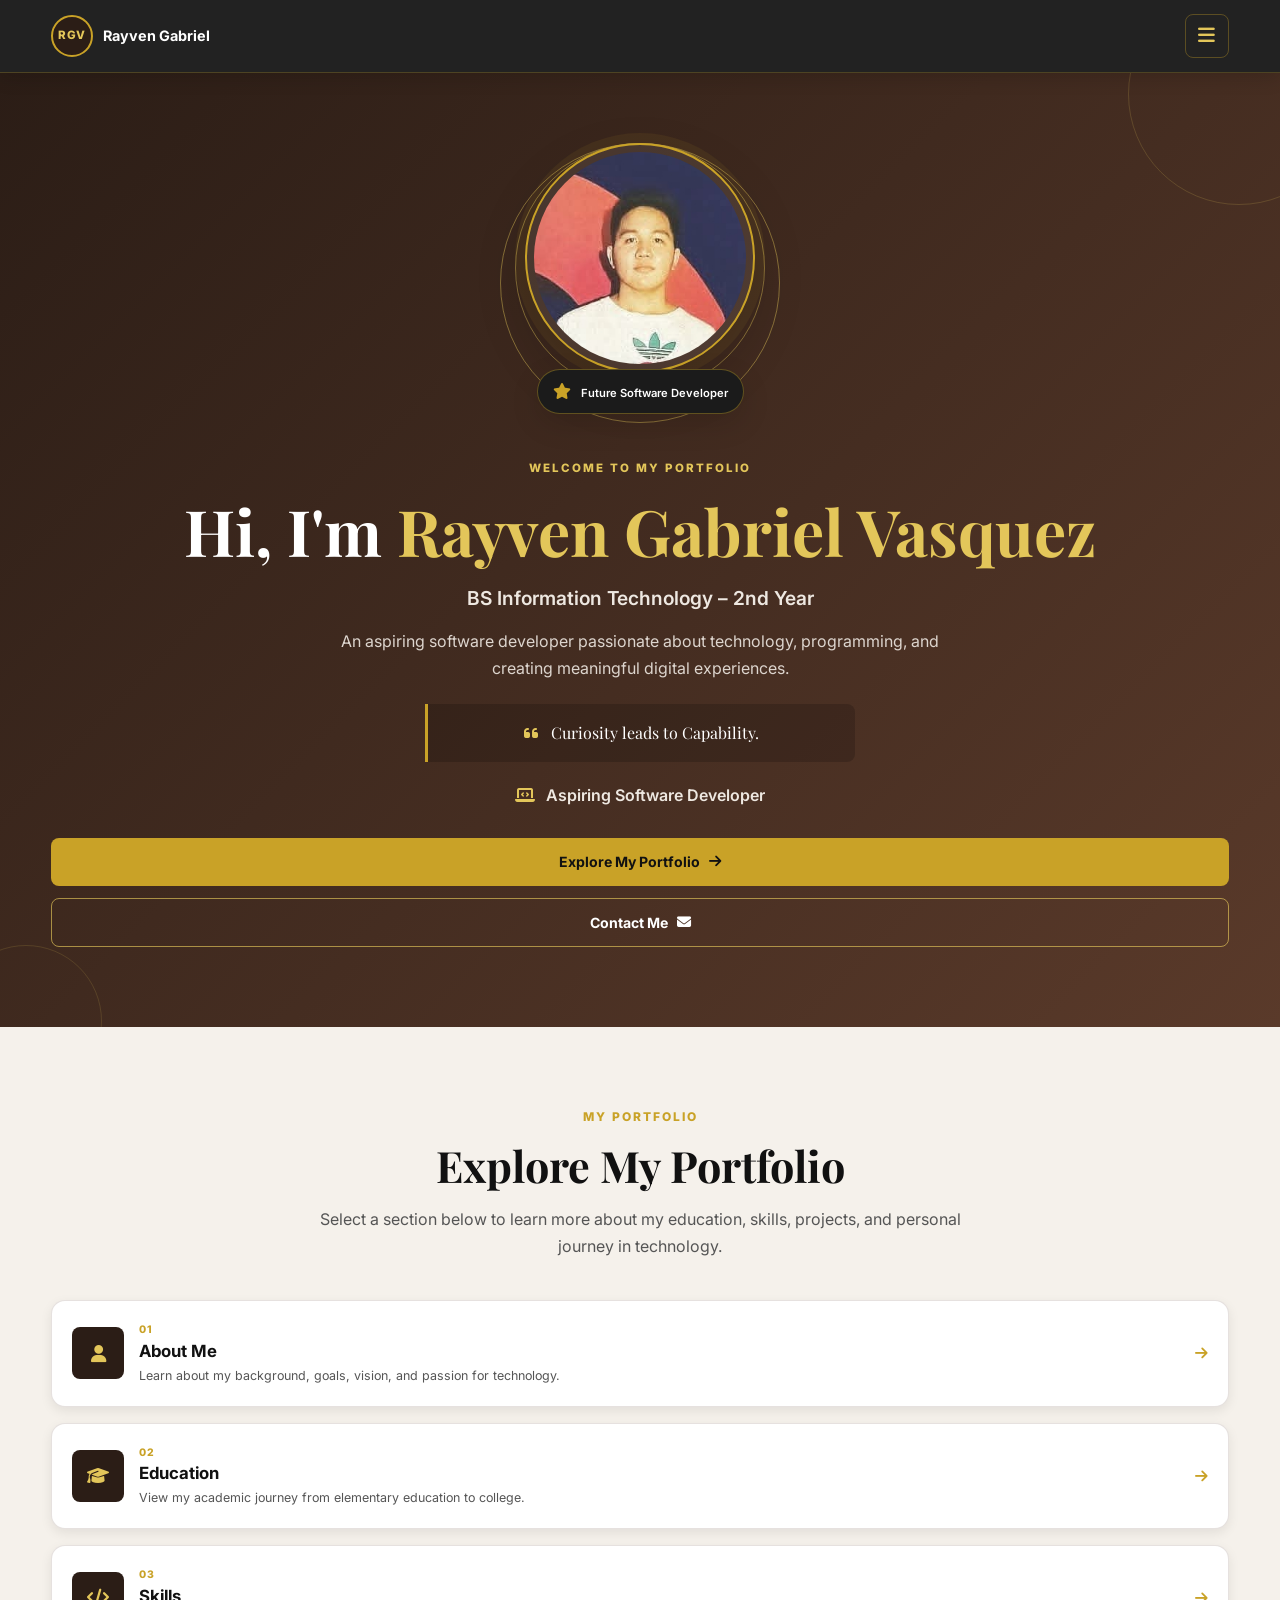
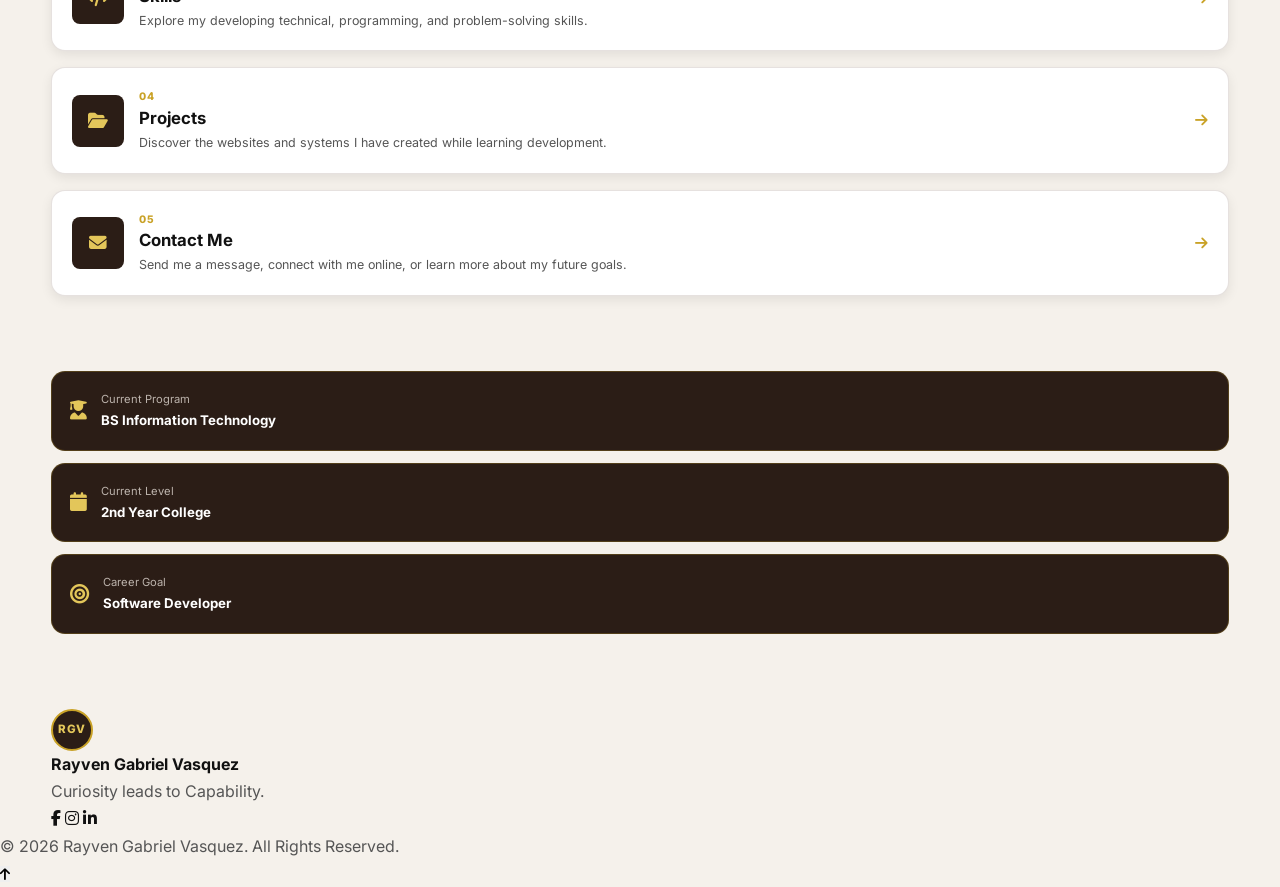
<file: index.html>
<!DOCTYPE html>
<html lang="en">

<head>
    <meta charset="UTF-8">
    <meta name="viewport" content="width=device-width, initial-scale=1.0">

    <title>Rayven Gabriel Vasquez | Portfolio </title>

    <meta name="description"
        content="Personal portfolio of Rayven Gabriel Vasquez, a BS Information Technology student and aspiring Software Developer.">

    <!-- Google Fonts -->
    <link rel="preconnect" href="https://fonts.googleapis.com">
    <link rel="preconnect" href="https://fonts.gstatic.com" crossorigin>

    <link href="https://fonts.googleapis.com/css2?family=Inter:wght@400;500;600;700;800&family=Playfair+Display:wght@600;700&display=swap"
        rel="stylesheet">

    <!-- Font Awesome -->
    <link rel="stylesheet"
        href="https://cdnjs.cloudflare.com/ajax/libs/font-awesome/6.7.2/css/all.min.css">

    <!-- Main CSS -->
    <link rel="stylesheet" href="style.css">
</head>

<body>

    <!-- ================= HEADER ================= -->

    <header class="site-header">

        <div class="header-container">

            <a href="index.html" class="brand">
                <span class="brand-mark">RGV</span>

                <span class="brand-text">
                    <strong>Rayven Gabriel</strong>
                    
                </span>
            </a>


            <!-- Mobile Menu Button -->

            <button class="menu-toggle"
                id="menuToggle"
                aria-label="Open navigation menu"
                aria-expanded="false">

                <i class="fa-solid fa-bars"></i>

            </button>


            <!-- Navigation -->

            <nav class="main-nav" id="navMenu">

                <a href="index.html" class="active">
                    <i class="fa-solid fa-house"></i>
                    <span>Home</span>
                </a>

                <a href="about.html">
                    <i class="fa-solid fa-user"></i>
                    <span>About</span>
                </a>

                <a href="education.html">
                    <i class="fa-solid fa-graduation-cap"></i>
                    <span>Education</span>
                </a>

                <a href="skills.html">
                    <i class="fa-solid fa-code"></i>
                    <span>Skills</span>
                </a>

                <a href="projects.html">
                    <i class="fa-solid fa-folder-open"></i>
                    <span>Projects</span>
                </a>

                <a href="contact.html">
                    <i class="fa-solid fa-envelope"></i>
                    <span>Contact</span>
                </a>

            </nav>

        </div>

    </header>


    <!-- ================= MAIN CONTENT ================= -->

    <main>

        <!-- ================= HOME HERO ================= -->

        <section class="home-section">

            <div class="home-container">

                <div class="home-content">

                    <p class="welcome-text">
                        WELCOME TO MY PORTFOLIO
                    </p>

                    <h1>
                        Hi, I'm <span>Rayven Gabriel Vasquez</span>
                    </h1>

                    <h2>
                        BS Information Technology – 2nd Year
                    </h2>

                    <p class="home-description">
                        An aspiring software developer passionate about technology,
                        programming, and creating meaningful digital experiences.
                    </p>

                    <div class="motto-box">

                        <i class="fa-solid fa-quote-left"></i>

                        <p>
                            Curiosity leads to Capability.
                        </p>

                    </div>

                    <p class="career-text">
                        <i class="fa-solid fa-laptop-code"></i>
                        Aspiring Software Developer
                    </p>


                    <div class="home-buttons">

                        <a href="#portal" class="btn btn-primary">
                            Explore My Portfolio 
                            <i class="fa-solid fa-arrow-right"></i>
                        </a>

                        <a href="contact.html" class="btn btn-outline">
                            Contact Me
                            <i class="fa-solid fa-envelope"></i>
                        </a>

                    </div>

                </div>


                <!-- PROFILE IMAGE -->

                <div class="home-image-wrapper">

                    <div class="image-decoration decoration-one"></div>
                    <div class="image-decoration decoration-two"></div>

                    <div class="profile-image-box">

                        <img src="images/profile.jpg"
                            alt="Portrait of Rayven Gabriel Vasquez">

                    </div>

                    <div class="profile-label">

                        <i class="fa-solid fa-star"></i>

                        <span>Future Software Developer</span>

                    </div>

                </div>

            </div>

        </section>


        <!-- ================= PORTFOLIO PORTAL ================= -->

        <section class="portal-section" id="portal">

            <div class="section-container">

                <div class="section-heading">

                    <p class="section-label">
                        MY PORTFOLIO
                    </p>

                    <h2>
                        Explore My Portfolio 
                    </h2>

                    <p>
                        Select a section below to learn more about my education,
                        skills, projects, and personal journey in technology.
                    </p>

                </div>


                <!-- PORTAL CARDS -->

                <div class="portal-grid">


                    <!-- ABOUT CARD -->

                    <a href="about.html" class="portal-card">

                        <div class="portal-icon">
                            <i class="fa-solid fa-user"></i>
                        </div>

                        <div class="portal-card-content">

                            <span class="card-number">01</span>

                            <h3>About Me</h3>

                            <p>
                                Learn about my background, goals, vision,
                                and passion for technology.
                            </p>

                        </div>

                        <div class="portal-arrow">
                            <i class="fa-solid fa-arrow-right"></i>
                        </div>

                    </a>


                    <!-- EDUCATION CARD -->

                    <a href="education.html" class="portal-card">

                        <div class="portal-icon">
                            <i class="fa-solid fa-graduation-cap"></i>
                        </div>

                        <div class="portal-card-content">

                            <span class="card-number">02</span>

                            <h3>Education</h3>

                            <p>
                                View my academic journey from elementary
                                education to college.
                            </p>

                        </div>

                        <div class="portal-arrow">
                            <i class="fa-solid fa-arrow-right"></i>
                        </div>

                    </a>


                    <!-- SKILLS CARD -->

                    <a href="skills.html" class="portal-card">

                        <div class="portal-icon">
                            <i class="fa-solid fa-code"></i>
                        </div>

                        <div class="portal-card-content">

                            <span class="card-number">03</span>

                            <h3>Skills</h3>

                            <p>
                                Explore my developing technical,
                                programming, and problem-solving skills.
                            </p>

                        </div>

                        <div class="portal-arrow">
                            <i class="fa-solid fa-arrow-right"></i>
                        </div>

                    </a>


                    <!-- PROJECTS CARD -->

                    <a href="projects.html" class="portal-card">

                        <div class="portal-icon">
                            <i class="fa-solid fa-folder-open"></i>
                        </div>

                        <div class="portal-card-content">

                            <span class="card-number">04</span>

                            <h3>Projects</h3>

                            <p>
                                Discover the websites and systems I have
                                created while learning development.
                            </p>

                        </div>

                        <div class="portal-arrow">
                            <i class="fa-solid fa-arrow-right"></i>
                        </div>

                    </a>


                    <!-- CONTACT CARD -->

                    <a href="contact.html" class="portal-card portal-card-wide">

                        <div class="portal-icon">
                            <i class="fa-solid fa-envelope"></i>
                        </div>

                        <div class="portal-card-content">

                            <span class="card-number">05</span>

                            <h3>Contact Me</h3>

                            <p>
                                Send me a message, connect with me online,
                                or learn more about my future goals.
                            </p>

                        </div>

                        <div class="portal-arrow">
                            <i class="fa-solid fa-arrow-right"></i>
                        </div>

                    </a>

                </div>

            </div>

        </section>


        <!-- ================= QUICK INFORMATION ================= -->

        <section class="quick-info-section">

            <div class="section-container">

                <div class="quick-info-grid">

                    <div class="quick-info-card">

                        <i class="fa-solid fa-user-graduate"></i>

                        <div>
                            <span>Current Program</span>
                            <strong>BS Information Technology</strong>
                        </div>

                    </div>


                    <div class="quick-info-card">

                        <i class="fa-solid fa-calendar"></i>

                        <div>
                            <span>Current Level</span>
                            <strong>2nd Year College</strong>
                        </div>

                    </div>


                    <div class="quick-info-card">

                        <i class="fa-solid fa-bullseye"></i>

                        <div>
                            <span>Career Goal</span>
                            <strong>Software Developer</strong>
                        </div>

                    </div>

                </div>

            </div>

        </section>

    </main>


    <!-- ================= FOOTER ================= -->

    <footer class="site-footer">

        <div class="footer-container">

            <div class="footer-brand">

                <span class="brand-mark">RGV</span>

                <div>
                    <strong>Rayven Gabriel Vasquez</strong>
                    <p>Curiosity leads to Capability.</p>
                </div>

            </div>


            <div class="footer-socials">

                <a href="#" aria-label="Facebook">
                    <i class="fa-brands fa-facebook-f"></i>
                </a>

                <a href="#" aria-label="Instagram">
                    <i class="fa-brands fa-instagram"></i>
                </a>

                <a href="#" aria-label="LinkedIn">
                    <i class="fa-brands fa-linkedin-in"></i>
                </a>

            </div>

        </div>


        <div class="footer-bottom">

            <p>
                © <span id="currentYear"></span>
                Rayven Gabriel Vasquez. All Rights Reserved.
            </p>

        </div>

    </footer>


    <!-- Scroll to Top -->

    <button class="scroll-top"
        id="scrollTop"
        aria-label="Scroll to top">

        <i class="fa-solid fa-arrow-up"></i>

    </button>


    <!-- JavaScript -->

    <script src="script.js"></script>

</body>

                    </html>
</file>
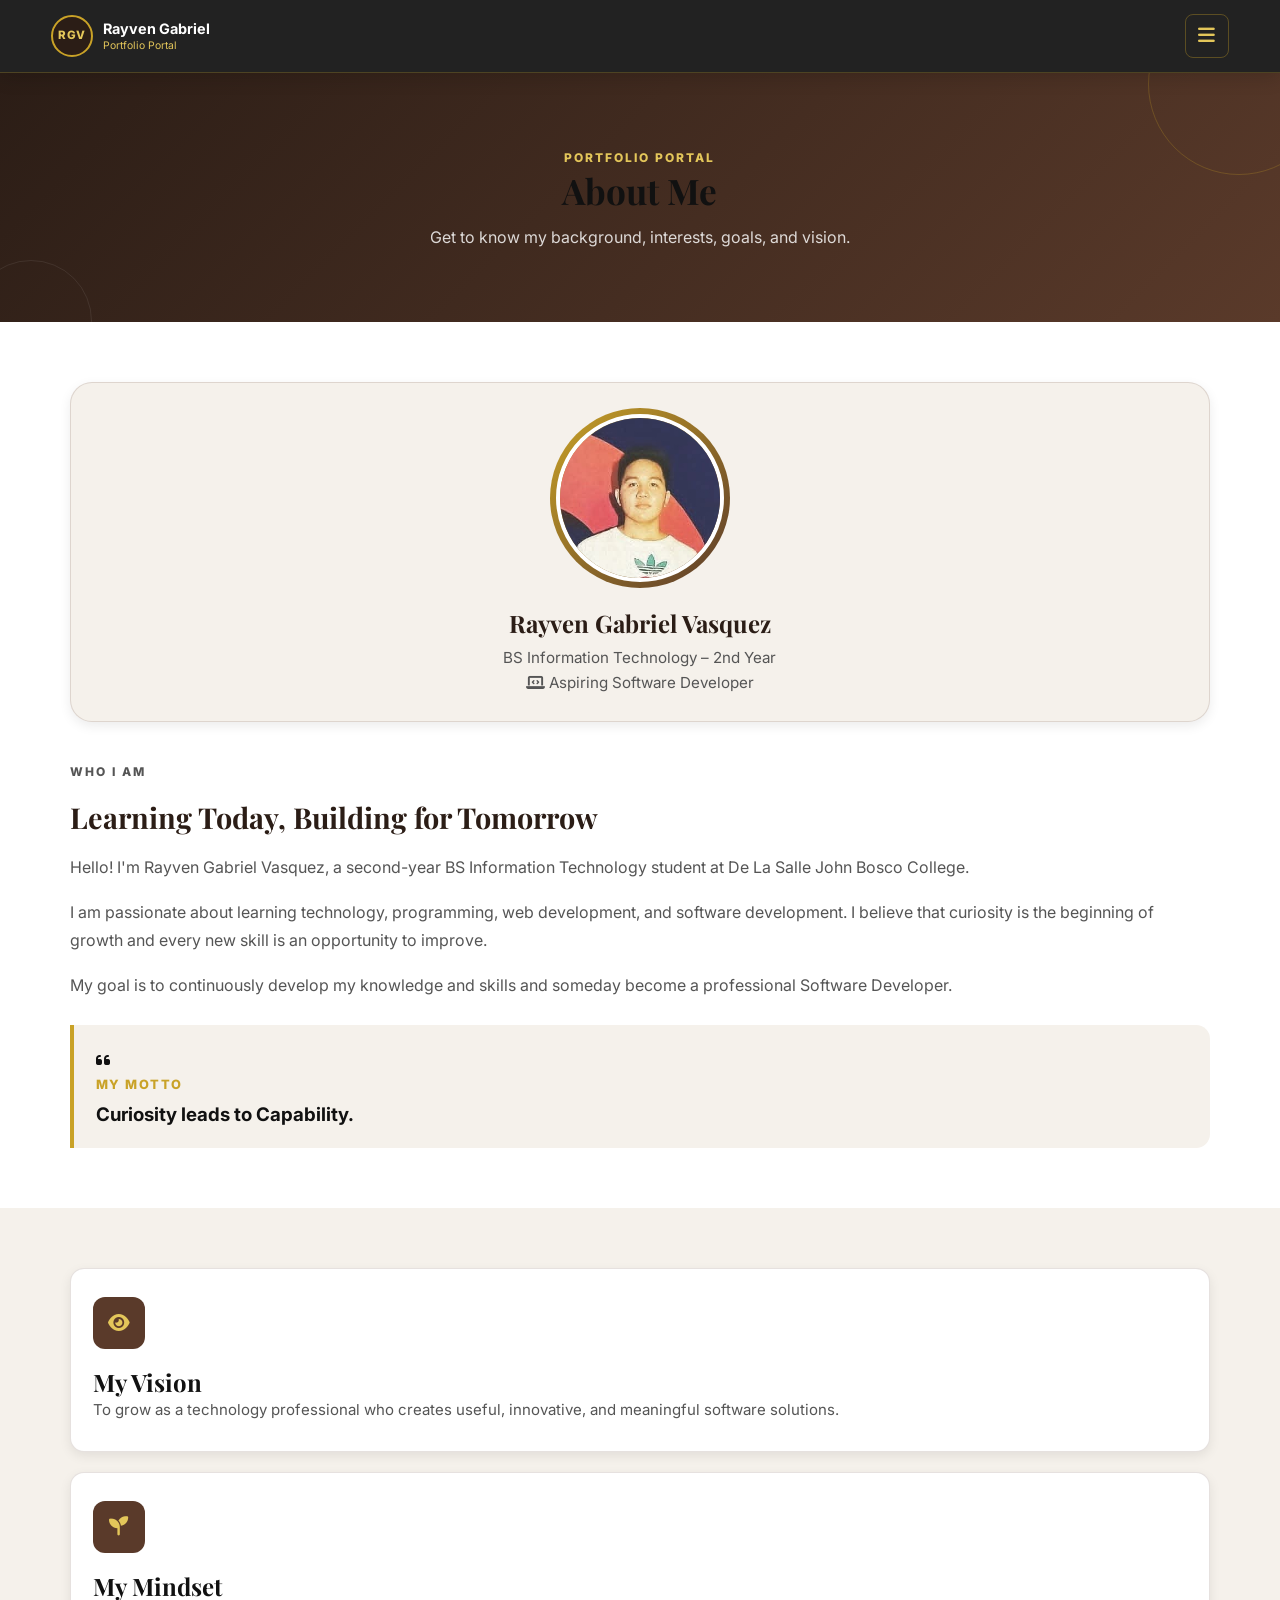
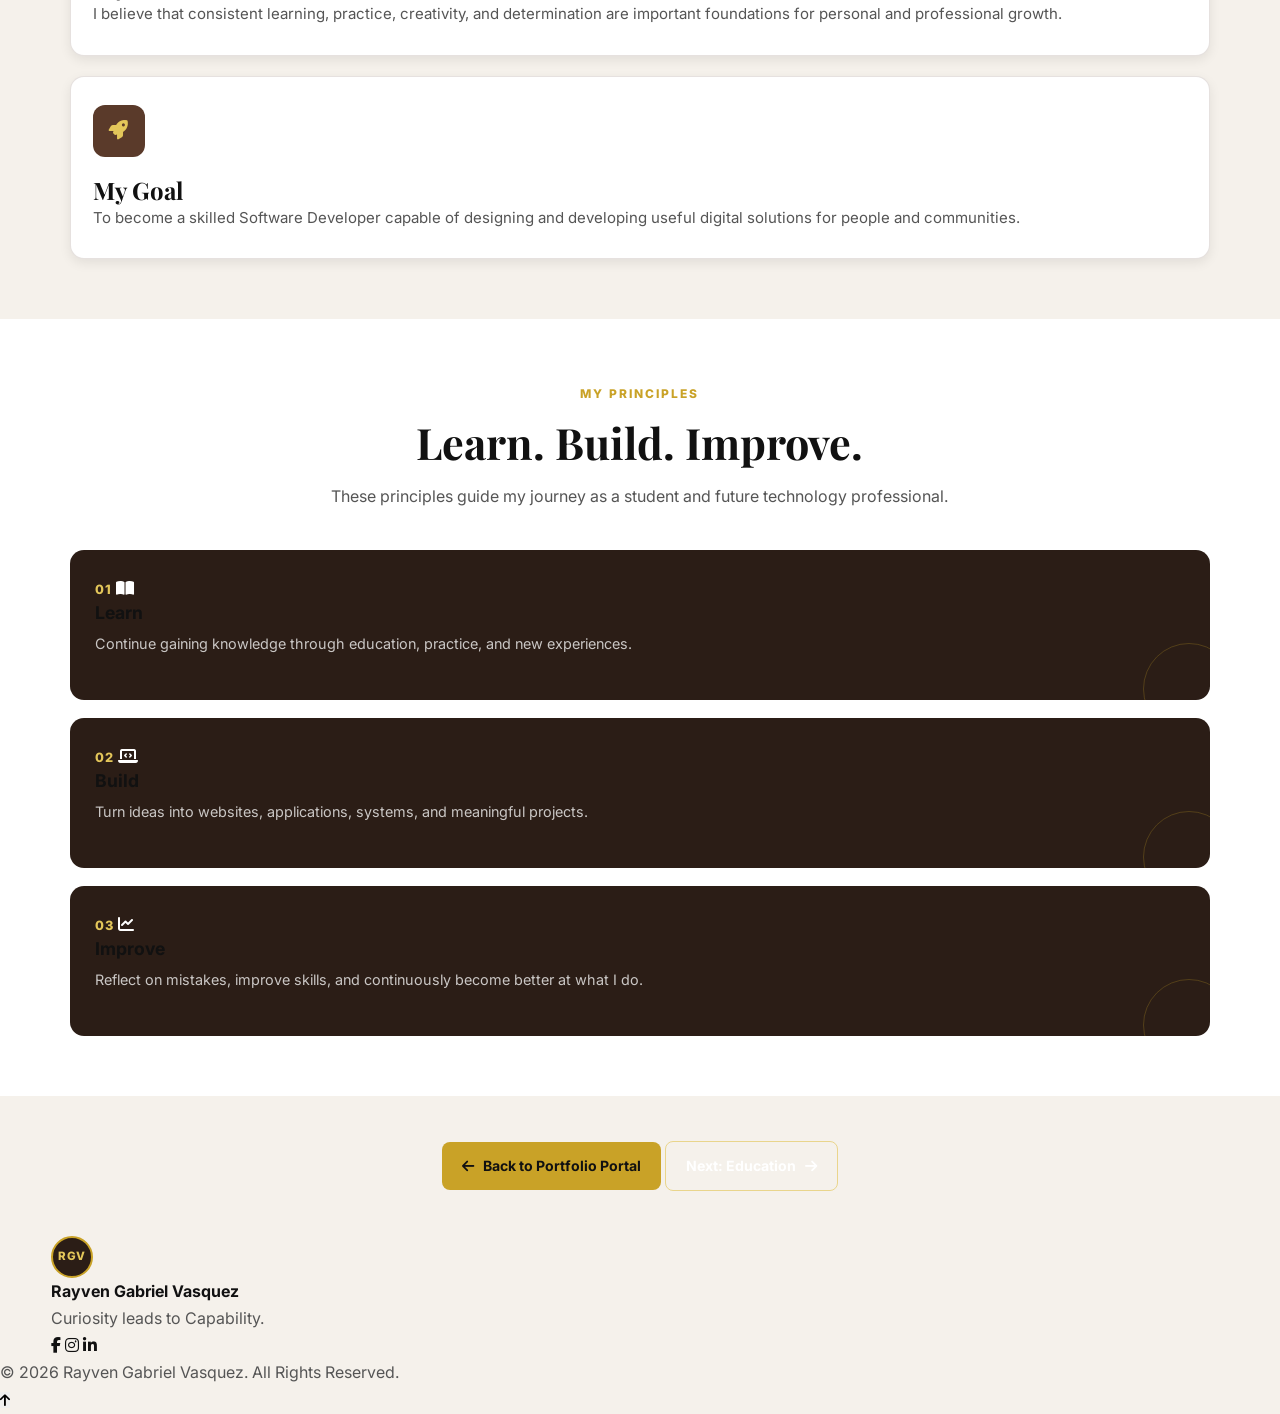
<file: about.html>
<!DOCTYPE html>
<html lang="en">

<head>
    <meta charset="UTF-8">
    <meta name="viewport" content="width=device-width, initial-scale=1.0">

    <title>About Me | Rayven Gabriel Vasquez</title>

    <meta name="description"
        content="Learn more about Rayven Gabriel Vasquez, a BS Information Technology student and aspiring Software Developer.">

    <!-- Google Fonts -->
    <link rel="preconnect" href="https://fonts.googleapis.com">
    <link rel="preconnect" href="https://fonts.gstatic.com" crossorigin>

    <link href="https://fonts.googleapis.com/css2?family=Inter:wght@400;500;600;700;800&family=Playfair+Display:wght@600;700&display=swap"
        rel="stylesheet">

    <!-- Font Awesome -->
    <link rel="stylesheet"
        href="https://cdnjs.cloudflare.com/ajax/libs/font-awesome/6.7.2/css/all.min.css">

    <!-- Main CSS -->
    <link rel="stylesheet" href="style.css">
</head>

<body>

    <!-- ================= HEADER ================= -->

    <header class="site-header">

        <div class="header-container">

            <a href="index.html" class="brand">

                <span class="brand-mark">RGV</span>

                <span class="brand-text">
                    <strong>Rayven Gabriel</strong>
                    <small>Portfolio Portal</small>
                </span>

            </a>


            <!-- Mobile Menu Button -->

            <button class="menu-toggle"
                id="menuToggle"
                aria-label="Open navigation menu"
                aria-expanded="false">

                <i class="fa-solid fa-bars"></i>

            </button>


            <!-- Navigation -->

            <nav class="main-nav" id="navMenu">

                <a href="index.html">
                    <i class="fa-solid fa-house"></i>
                    <span>Home</span>
                </a>

                <a href="about.html" class="active">
                    <i class="fa-solid fa-user"></i>
                    <span>About</span>
                </a>

                <a href="education.html">
                    <i class="fa-solid fa-graduation-cap"></i>
                    <span>Education</span>
                </a>

                <a href="skills.html">
                    <i class="fa-solid fa-code"></i>
                    <span>Skills</span>
                </a>

                <a href="projects.html">
                    <i class="fa-solid fa-folder-open"></i>
                    <span>Projects</span>
                </a>

                <a href="contact.html">
                    <i class="fa-solid fa-envelope"></i>
                    <span>Contact</span>
                </a>

            </nav>

        </div>

    </header>


    <!-- ================= PAGE CONTENT ================= -->

    <main>

        <!-- Page Banner -->

        <section class="page-banner">

            <div class="section-container">

                <p class="section-label">
                    PORTFOLIO PORTAL
                </p>

                <h1>About Me</h1>

                <p>
                    Get to know my background, interests, goals, and vision.
                </p>

            </div>

        </section>


        <!-- About Introduction -->

        <section class="about-section">

            <div class="section-container">

                <div class="about-layout">


                    <!-- Profile Card -->

                    <div class="about-profile-card">

                        <div class="about-image-wrapper">

                            <img src="images/profile.jpg"
                                alt="Portrait of Rayven Gabriel Vasquez">

                        </div>

                        <h2>Rayven Gabriel Vasquez</h2>

                        <p class="about-role">
                            BS Information Technology – 2nd Year
                        </p>

                        <div class="about-divider"></div>

                        <p class="about-career">
                            <i class="fa-solid fa-laptop-code"></i>
                            Aspiring Software Developer
                        </p>

                    </div>


                    <!-- About Text -->

                    <div class="about-content">

                        <p class="section-label">
                            WHO I AM
                        </p>

                        <h2>
                            Learning Today, Building for Tomorrow
                        </h2>

                        <p>
                            Hello! I'm Rayven Gabriel Vasquez, a second-year
                            BS Information Technology student at De La Salle
                            John Bosco College.
                        </p>

                        <p>
                            I am passionate about learning technology,
                            programming, web development, and software
                            development. I believe that curiosity is the
                            beginning of growth and every new skill is an
                            opportunity to improve.
                        </p>

                        <p>
                            My goal is to continuously develop my knowledge
                            and skills and someday become a professional
                            Software Developer.
                        </p>


                        <!-- Motto -->

                        <div class="motto-card">

                            <div class="motto-icon">
                                <i class="fa-solid fa-quote-left"></i>
                            </div>

                            <div>

                                <span>MY MOTTO</span>

                                <h3>
                                    Curiosity leads to Capability.
                                </h3>

                            </div>

                        </div>

                    </div>

                </div>

            </div>

        </section>


        <!-- Vision Section -->

        <section class="vision-section">

            <div class="section-container">

                <div class="vision-grid">


                    <div class="vision-card">

                        <div class="vision-icon">
                            <i class="fa-solid fa-eye"></i>
                        </div>

                        <h2>My Vision</h2>

                        <p>
                            To grow as a technology professional who creates
                            useful, innovative, and meaningful software
                            solutions.
                        </p>

                    </div>


                    <div class="vision-card">

                        <div class="vision-icon">
                            <i class="fa-solid fa-seedling"></i>
                        </div>

                        <h2>My Mindset</h2>

                        <p>
                            I believe that consistent learning, practice,
                            creativity, and determination are important
                            foundations for personal and professional growth.
                        </p>

                    </div>


                    <div class="vision-card">

                        <div class="vision-icon">
                            <i class="fa-solid fa-rocket"></i>
                        </div>

                        <h2>My Goal</h2>

                        <p>
                            To become a skilled Software Developer capable
                            of designing and developing useful digital
                            solutions for people and communities.
                        </p>

                    </div>

                </div>

            </div>

        </section>


        <!-- Personal Values -->

        <section class="values-section">

            <div class="section-container">

                <div class="section-heading">

                    <p class="section-label">
                        MY PRINCIPLES
                    </p>

                    <h2>
                        Learn. Build. Improve.
                    </h2>

                    <p>
                        These principles guide my journey as a student and
                        future technology professional.
                    </p>

                </div>


                <div class="values-grid">


                    <div class="value-card">

                        <span class="value-number">01</span>

                        <i class="fa-solid fa-book-open"></i>

                        <h3>Learn</h3>

                        <p>
                            Continue gaining knowledge through education,
                            practice, and new experiences.
                        </p>

                    </div>


                    <div class="value-card">

                        <span class="value-number">02</span>

                        <i class="fa-solid fa-laptop-code"></i>

                        <h3>Build</h3>

                        <p>
                            Turn ideas into websites, applications,
                            systems, and meaningful projects.
                        </p>

                    </div>


                    <div class="value-card">

                        <span class="value-number">03</span>

                        <i class="fa-solid fa-chart-line"></i>

                        <h3>Improve</h3>

                        <p>
                            Reflect on mistakes, improve skills, and
                            continuously become better at what I do.
                        </p>

                    </div>

                </div>

            </div>

        </section>


        <!-- Return to Portal -->

        <section class="page-action-section">

            <div class="section-container">

                <a href="index.html" class="btn btn-primary">
                    <i class="fa-solid fa-arrow-left"></i>
                    Back to Portfolio Portal
                </a>

                <a href="education.html" class="btn btn-outline">
                    Next: Education
                    <i class="fa-solid fa-arrow-right"></i>
                </a>

            </div>

        </section>

    </main>


    <!-- ================= FOOTER ================= -->

    <footer class="site-footer">

        <div class="footer-container">

            <div class="footer-brand">

                <span class="brand-mark">RGV</span>

                <div>
                    <strong>Rayven Gabriel Vasquez</strong>
                    <p>Curiosity leads to Capability.</p>
                </div>

            </div>


            <div class="footer-socials">

                <a href="#" aria-label="Facebook">
                    <i class="fa-brands fa-facebook-f"></i>
                </a>

                <a href="#" aria-label="Instagram">
                    <i class="fa-brands fa-instagram"></i>
                </a>

                <a href="#" aria-label="LinkedIn">
                    <i class="fa-brands fa-linkedin-in"></i>
                </a>

            </div>

        </div>


        <div class="footer-bottom">

            <p>
                © <span id="currentYear"></span>
                Rayven Gabriel Vasquez. All Rights Reserved.
            </p>

        </div>

    </footer>


    <!-- Scroll to Top -->

    <button class="scroll-top"
        id="scrollTop"
        aria-label="Scroll to top">

        <i class="fa-solid fa-arrow-up"></i>

    </button>


    <!-- JavaScript -->

    <script src="script.js"></script>

</body>

                          </html>
</file>
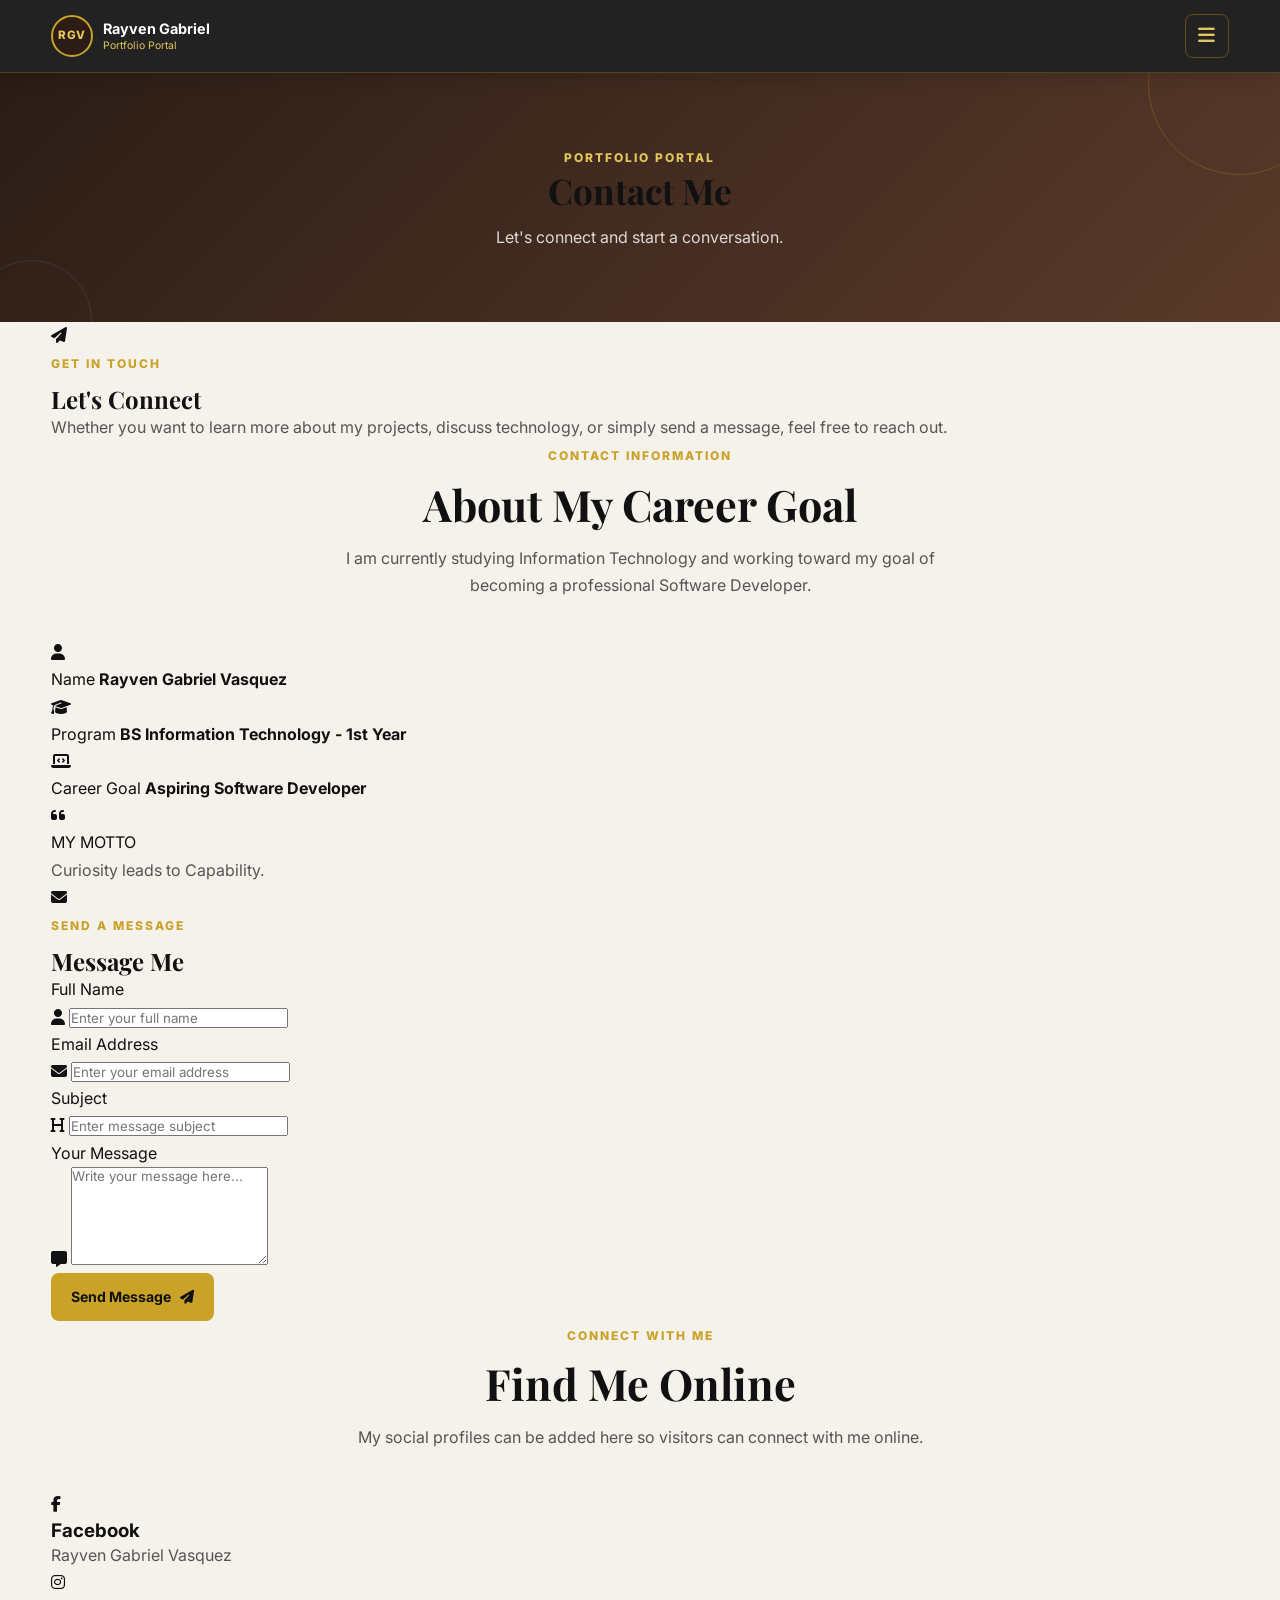
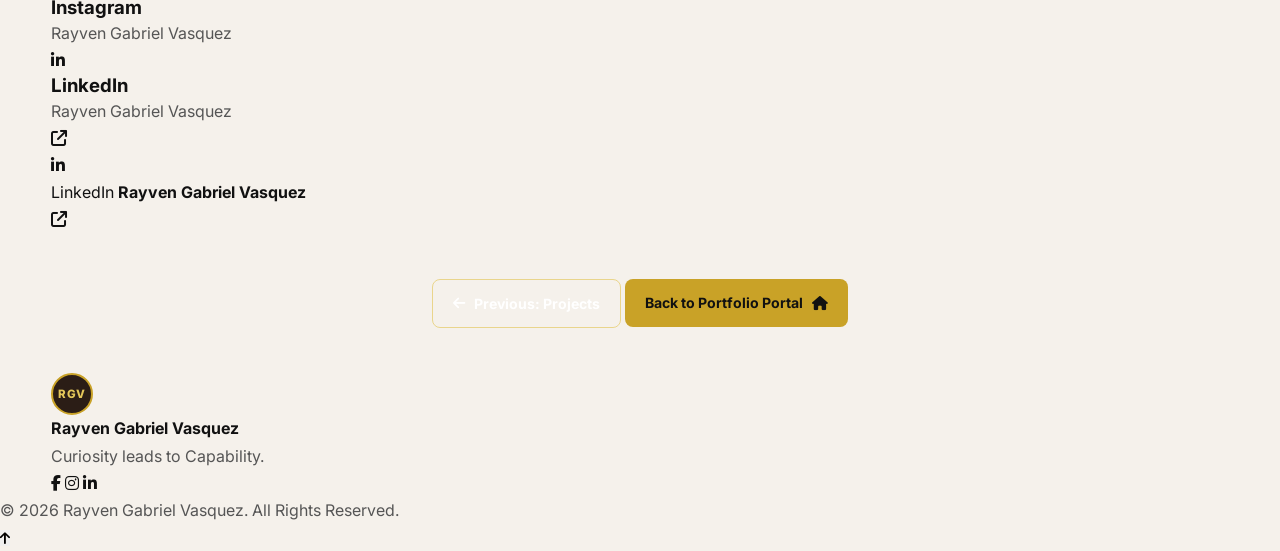
<file: contact.html>
<!DOCTYPE html>
<html lang="en">

<head>
    <meta charset="UTF-8">
    <meta name="viewport" content="width=device-width, initial-scale=1.0">

    <title>Contact | Rayven Gabriel Vasquez</title>

    <meta name="description"
        content="Contact Rayven Gabriel Vasquez, BS Information Technology student and aspiring Software Developer.">

    <!-- Google Fonts -->
    <link rel="preconnect" href="https://fonts.googleapis.com">
    <link rel="preconnect" href="https://fonts.gstatic.com" crossorigin>

    <link href="https://fonts.googleapis.com/css2?family=Inter:wght@400;500;600;700;800&family=Playfair+Display:wght@600;700&display=swap"
        rel="stylesheet">

    <!-- Font Awesome -->
    <link rel="stylesheet"
        href="https://cdnjs.cloudflare.com/ajax/libs/font-awesome/6.7.2/css/all.min.css">

    <!-- Main CSS -->
    <link rel="stylesheet" href="style.css">
</head>

<body>

    <!-- ================= HEADER ================= -->

    <header class="site-header">

        <div class="header-container">

            <a href="index.html" class="brand">

                <span class="brand-mark">RGV</span>

                <span class="brand-text">
                    <strong>Rayven Gabriel</strong>
                    <small>Portfolio Portal</small>
                </span>

            </a>


            <!-- Mobile Menu Button -->

            <button class="menu-toggle"
                id="menuToggle"
                aria-label="Open navigation menu"
                aria-expanded="false">

                <i class="fa-solid fa-bars"></i>

            </button>


            <!-- Navigation -->

            <nav class="main-nav" id="navMenu">

                <a href="index.html">
                    <i class="fa-solid fa-house"></i>
                    <span>Home</span>
                </a>

                <a href="about.html">
                    <i class="fa-solid fa-user"></i>
                    <span>About</span>
                </a>

                <a href="education.html">
                    <i class="fa-solid fa-graduation-cap"></i>
                    <span>Education</span>
                </a>

                <a href="skills.html">
                    <i class="fa-solid fa-code"></i>
                    <span>Skills</span>
                </a>

                <a href="projects.html">
                    <i class="fa-solid fa-folder-open"></i>
                    <span>Projects</span>
                </a>

                <a href="contact.html" class="active">
                    <i class="fa-solid fa-envelope"></i>
                    <span>Contact</span>
                </a>

            </nav>

        </div>

    </header>


    <!-- ================= MAIN CONTENT ================= -->

    <main>

        <!-- Page Banner -->

        <section class="page-banner">

            <div class="section-container">

                <p class="section-label">
                    PORTFOLIO PORTAL
                </p>

                <h1>Contact Me</h1>

                <p>
                    Let's connect and start a conversation.
                </p>

            </div>

        </section>


        <!-- Contact Introduction -->

        <section class="contact-intro-section">

            <div class="section-container">

                <div class="contact-intro-card">

                    <div class="contact-intro-icon">
                        <i class="fa-solid fa-paper-plane"></i>
                    </div>

                    <div>

                        <p class="section-label">
                            GET IN TOUCH
                        </p>

                        <h2>
                            Let's Connect
                        </h2>

                        <p>
                            Whether you want to learn more about my projects,
                            discuss technology, or simply send a message,
                            feel free to reach out.
                        </p>

                    </div>

                </div>

            </div>

        </section>


        <!-- Contact Area -->

        <section class="contact-section">

            <div class="section-container">

                <div class="contact-layout">


                    <!-- Contact Information -->

                    <div class="contact-info">


                        <div class="section-heading contact-heading">

                            <p class="section-label">
                                CONTACT INFORMATION
                            </p>

                            <h2>
                                About My Career Goal
                            </h2>

                            <p>
                                I am currently studying Information Technology
                                and working toward my goal of becoming a
                                professional Software Developer.
                            </p>

                        </div>


                        <!-- Name -->

                        <div class="contact-info-card">

                            <div class="contact-info-icon">
                                <i class="fa-solid fa-user"></i>
                            </div>

                            <div>

                                <span>Name</span>

                                <strong>
                                    Rayven Gabriel Vasquez
                                </strong>

                            </div>

                        </div>


                        <!-- Program -->

                        <div class="contact-info-card">

                            <div class="contact-info-icon">
                                <i class="fa-solid fa-graduation-cap"></i>
                            </div>

                            <div>

                                <span>Program</span>

                                <strong>
                                    BS Information Technology - 1st Year
                                </strong>

                            </div>

                        </div>


                        <!-- Career Goal -->

                        <div class="contact-info-card">

                            <div class="contact-info-icon">
                                <i class="fa-solid fa-laptop-code"></i>
                            </div>

                            <div>

                                <span>Career Goal</span>

                                <strong>
                                    Aspiring Software Developer
                                </strong>

                            </div>

                        </div>


                        <!-- Motto -->

                        <div class="contact-motto">

                            <i class="fa-solid fa-quote-left"></i>

                            <div>

                                <span>MY MOTTO</span>

                                <p>
                                    Curiosity leads to Capability.
                                </p>

                            </div>

                        </div>

                    </div>


                    <!-- Message Form -->

                    <div class="contact-form-card">

                        <div class="form-heading">

                            <span class="form-icon">
                                <i class="fa-solid fa-envelope"></i>
                            </span>

                            <div>

                                <p class="section-label">
                                    SEND A MESSAGE
                                </p>

                                <h2>
                                    Message Me
                                </h2>

                            </div>

                        </div>


                        <form id="messageForm">


                            <!-- Full Name -->

                            <div class="form-group">

                                <label for="name">
                                    Full Name
                                </label>

                                <div class="input-wrapper">

                                    <i class="fa-solid fa-user"></i>

                                    <input
                                        type="text"
                                        id="name"
                                        name="name"
                                        placeholder="Enter your full name"
                                        required>

                                </div>

                            </div>


                            <!-- Email -->

                            <div class="form-group">

                                <label for="email">
                                    Email Address
                                </label>

                                <div class="input-wrapper">

                                    <i class="fa-solid fa-envelope"></i>

                                    <input
                                        type="email"
                                        id="email"
                                        name="email"
                                        placeholder="Enter your email address"
                                        required>

                                </div>

                            </div>


                            <!-- Subject -->

                            <div class="form-group">

                                <label for="subject">
                                    Subject
                                </label>

                                <div class="input-wrapper">

                                    <i class="fa-solid fa-heading"></i>

                                    <input
                                        type="text"
                                        id="subject"
                                        name="subject"
                                        placeholder="Enter message subject"
                                        required>

                                </div>

                            </div>


                            <!-- Message -->

                            <div class="form-group">

                                <label for="message">
                                    Your Message
                                </label>

                                <div class="textarea-wrapper">

                                    <i class="fa-solid fa-message"></i>

                                    <textarea
                                        id="message"
                                        name="message"
                                        rows="6"
                                        placeholder="Write your message here..."
                                        required></textarea>

                                </div>

                            </div>


                            <!-- Submit -->

                            <button
                                type="submit"
                                class="btn btn-primary form-submit">

                                Send Message

                                <i class="fa-solid fa-paper-plane"></i>

                            </button>


                            <!-- Form Status -->

                            <p
                                id="formStatus"
                                class="form-status"
                                aria-live="polite">
                            </p>

                        </form>

                    </div>

                </div>

            </div>

        </section>


        <!-- Social Media -->

        <section class="social-section">

            <div class="section-container">

                <div class="section-heading">

                    <p class="section-label">
                        CONNECT WITH ME
                    </p>

                    <h2>
                        Find Me Online
                    </h2>

                    <p>
                        My social profiles can be added here so visitors
                        can connect with me online.
                    </p>

                </div>


                <div class="social-grid">


                    <div class="social-grid">

    <!-- Facebook -->
    <a href="https://www.facebook.com/share/19fBRtFjAm/"
       class="social-card"
       target="_blank"
       rel="noopener noreferrer">
        <div class="social-icon">
            <i class="fab fa-facebook-f"></i>
        </div>
        <h3>Facebook</h3>
        <p>Rayven Gabriel Vasquez</p>
    </a>

    <!-- Instagram -->
    <a href="https://www.instagram.com/Rayven Gabriel Vasquez?stkn=MTFjNjdmODVqcjQ2bg=="
       class="social-card"
       target="_blank"
       rel="noopener noreferrer">
        <div class="social-icon">
            <i class="fab fa-instagram"></i>
        </div>
        <h3>Instagram</h3>
        <p>Rayven Gabriel Vasquez</p>
    </a>

    <!-- LinkedIn -->
    <a href="https://www.linkedin.com/in/rayvengabrielvasquez/"
       class="social-card"
       target="_blank"
       rel="noopener noreferrer">
        <div class="social-icon">
            <i class="fab fa-linkedin-in"></i>
        </div>
        <h3>LinkedIn</h3>
        <p>Rayven Gabriel Vasquez</p>
    </a>

                    </div>
                            </strong>

                        </div>

                        <i class="fa-solid fa-arrow-up-right-from-square social-arrow"></i>

                    </a>


                    <!-- LinkedIn -->

                    <a href="#"
                        class="social-card linkedin-card"
                        aria-label="LinkedIn">

                        <div class="social-icon">
                            <i class="fa-brands fa-linkedin-in"></i>
                        </div>

                        <div>

                            <span>LinkedIn</span>

                            <strong>
                                Rayven Gabriel Vasquez
                            </strong>

                        </div>

                        <i class="fa-solid fa-arrow-up-right-from-square social-arrow"></i>

                    </a>

                </div>

            </div>

        </section>


        <!-- Page Navigation -->

        <section class="page-action-section">

            <div class="section-container">

                <a href="projects.html" class="btn btn-outline">

                    <i class="fa-solid fa-arrow-left"></i>

                    Previous: Projects

                </a>


                <a href="index.html" class="btn btn-primary">

                    Back to Portfolio Portal

                    <i class="fa-solid fa-house"></i>

                </a>

            </div>

        </section>

    </main>


    <!-- ================= FOOTER ================= -->

    <footer class="site-footer">

        <div class="footer-container">

            <div class="footer-brand">

                <span class="brand-mark">RGV</span>

                <div>

                    <strong>
                        Rayven Gabriel Vasquez
                    </strong>

                    <p>
                        Curiosity leads to Capability.
                    </p>

                </div>

            </div>


            <div class="footer-socials">

                <a href="#" aria-label="Facebook">
                    <i class="fa-brands fa-facebook-f"></i>
                </a>

                <a href="#" aria-label="Instagram">
                    <i class="fa-brands fa-instagram"></i>
                </a>

                <a href="#" aria-label="LinkedIn">
                    <i class="fa-brands fa-linkedin-in"></i>
                </a>

            </div>

        </div>


        <div class="footer-bottom">

            <p>

                © <span id="currentYear"></span>

                Rayven Gabriel Vasquez.
                All Rights Reserved.

            </p>

        </div>

    </footer>


    <!-- Scroll to Top -->

    <button
        class="scroll-top"
        id="scrollTop"
        aria-label="Scroll to top">

        <i class="fa-solid fa-arrow-up"></i>

    </button>


    <!-- JavaScript -->

    <script src="script.js"></script>

</body>

                              </html>
</file>
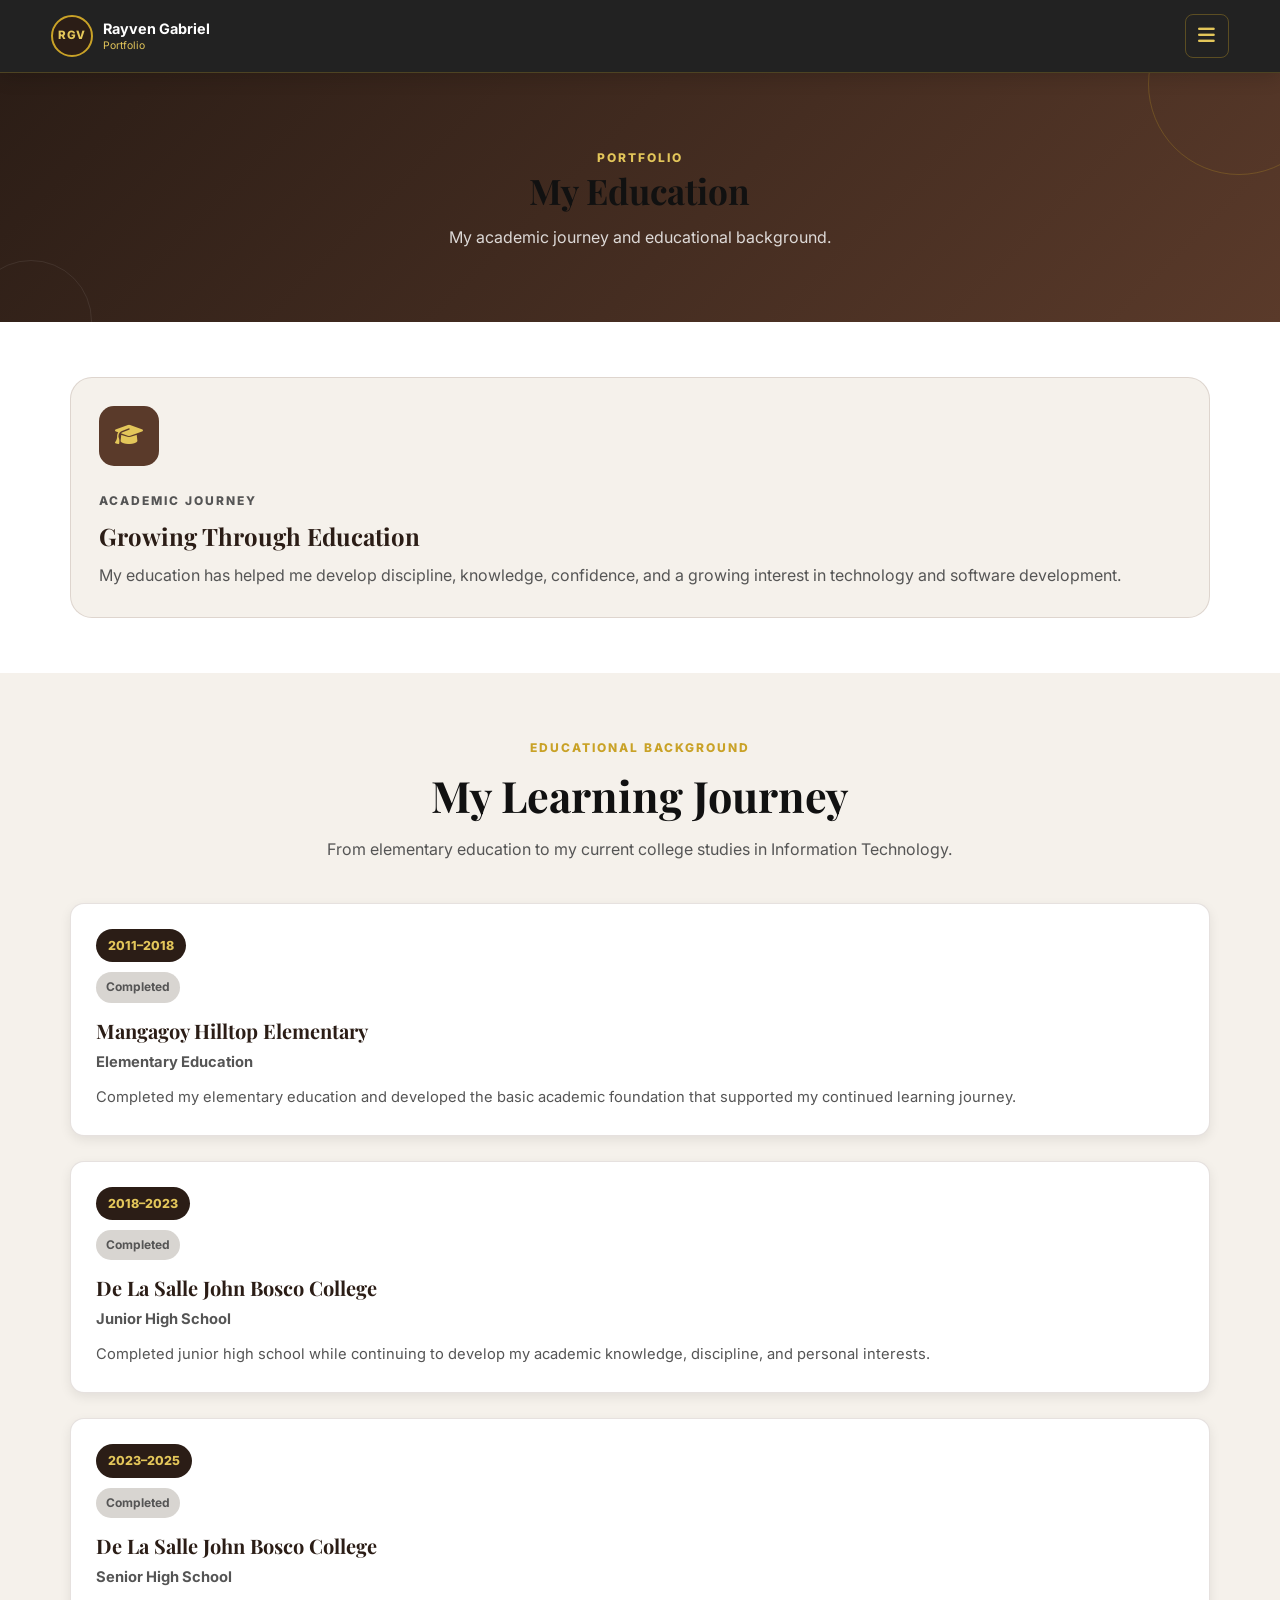
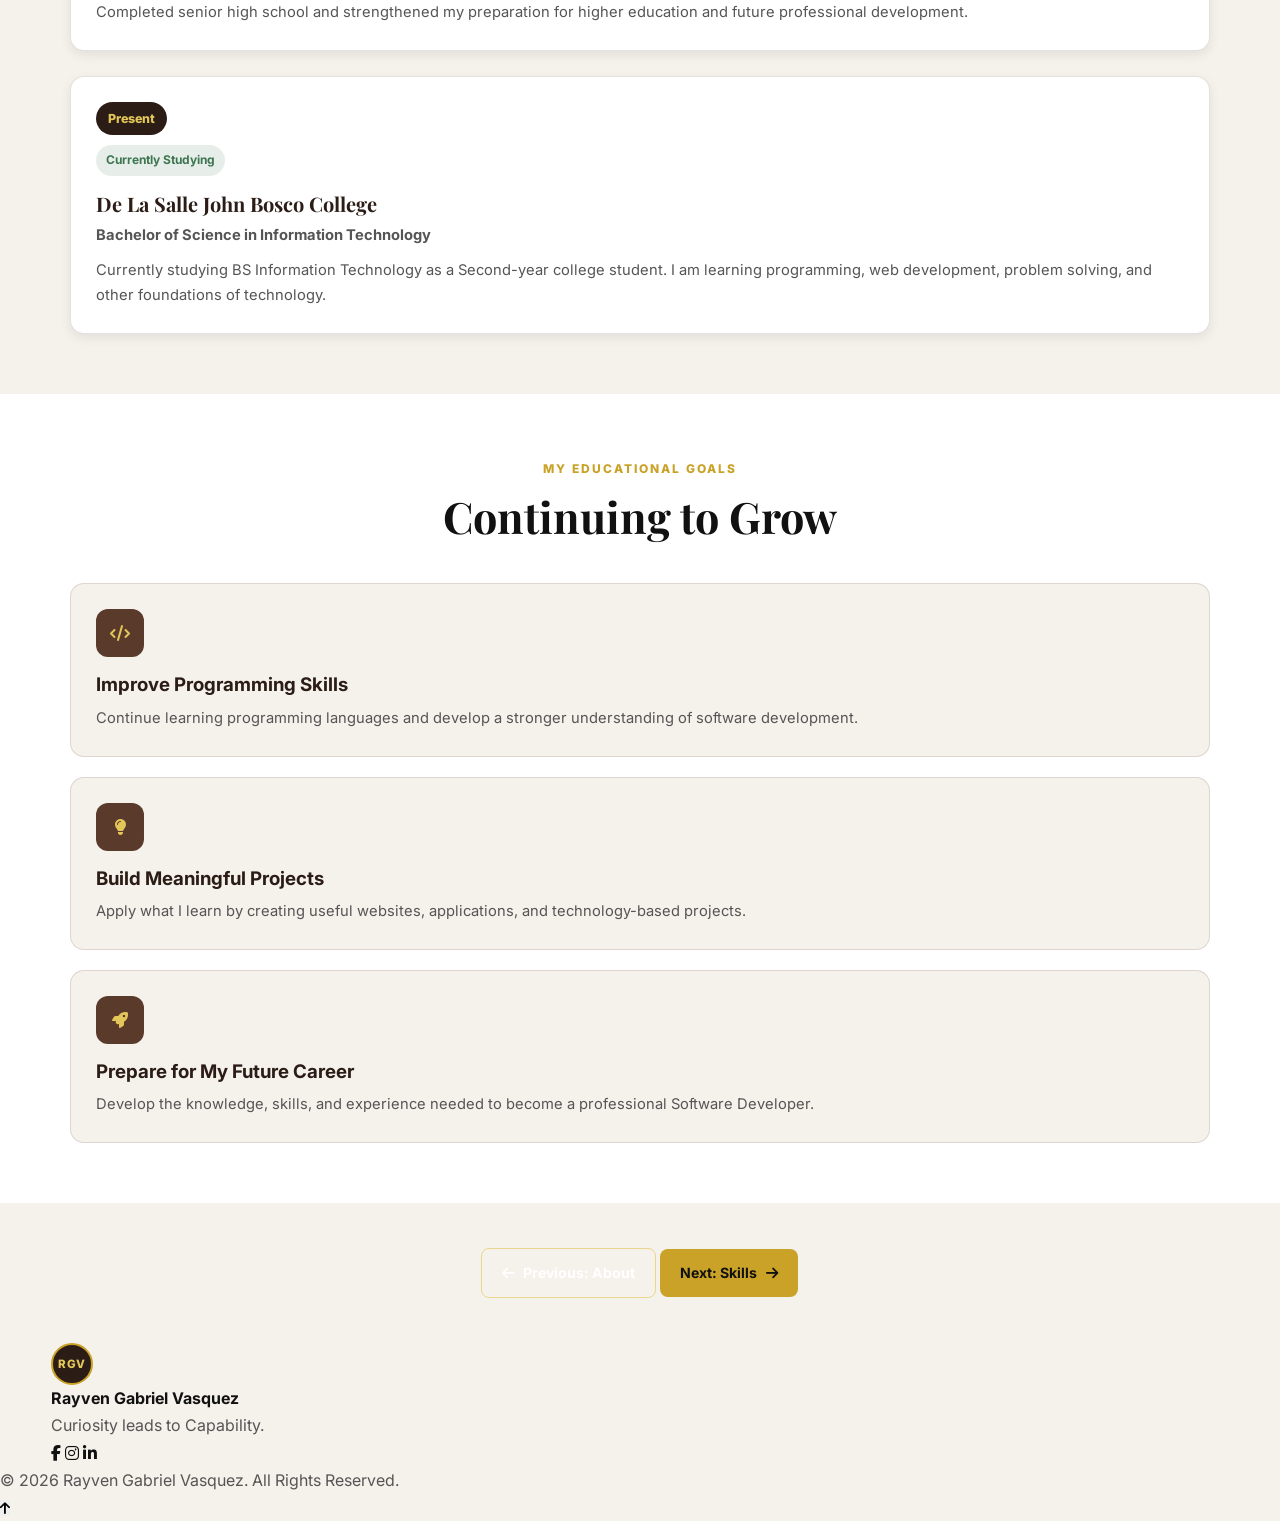
<file: education.html>
<!DOCTYPE html>
<html lang="en">

<head>
    <meta charset="UTF-8">
    <meta name="viewport" content="width=device-width, initial-scale=1.0">

    <title>Education | Rayven Gabriel Vasquez</title>

    <meta name="description"
        content="Educational background of Rayven Gabriel Vasquez.">

    <!-- Google Fonts -->
    <link rel="preconnect" href="https://fonts.googleapis.com">
    <link rel="preconnect" href="https://fonts.gstatic.com" crossorigin>

    <link href="https://fonts.googleapis.com/css2?family=Inter:wght@400;500;600;700;800&family=Playfair+Display:wght@600;700&display=swap"
        rel="stylesheet">

    <!-- Font Awesome -->
    <link rel="stylesheet"
        href="https://cdnjs.cloudflare.com/ajax/libs/font-awesome/6.7.2/css/all.min.css">

    <!-- Main CSS -->
    <link rel="stylesheet" href="style.css">
</head>

<body>

    <!-- ================= HEADER ================= -->

    <header class="site-header">

        <div class="header-container">

            <a href="index.html" class="brand">

                <span class="brand-mark">RGV</span>

                <span class="brand-text">
                    <strong>Rayven Gabriel</strong>
                    <small>Portfolio </small>
                </span>

            </a>


            <!-- Mobile Menu Button -->

            <button class="menu-toggle"
                id="menuToggle"
                aria-label="Open navigation menu"
                aria-expanded="false">

                <i class="fa-solid fa-bars"></i>

            </button>


            <!-- Navigation -->

            <nav class="main-nav" id="navMenu">

                <a href="index.html">
                    <i class="fa-solid fa-house"></i>
                    <span>Home</span>
                </a>

                <a href="about.html">
                    <i class="fa-solid fa-user"></i>
                    <span>About</span>
                </a>

                <a href="education.html" class="active">
                    <i class="fa-solid fa-graduation-cap"></i>
                    <span>Education</span>
                </a>

                <a href="skills.html">
                    <i class="fa-solid fa-code"></i>
                    <span>Skills</span>
                </a>

                <a href="projects.html">
                    <i class="fa-solid fa-folder-open"></i>
                    <span>Projects</span>
                </a>

                <a href="contact.html">
                    <i class="fa-solid fa-envelope"></i>
                    <span>Contact</span>
                </a>

            </nav>

        </div>

    </header>


    <!-- ================= MAIN CONTENT ================= -->

    <main>

        <!-- Page Banner -->

        <section class="page-banner">

            <div class="section-container">

                <p class="section-label">
                    PORTFOLIO 
                </p>

                <h1>My Education</h1>

                <p>
                    My academic journey and educational background.
                </p>

            </div>

        </section>


        <!-- Education Introduction -->

        <section class="education-intro-section">

            <div class="section-container">

                <div class="education-intro-card">

                    <div class="education-intro-icon">
                        <i class="fa-solid fa-graduation-cap"></i>
                    </div>

                    <div>

                        <p class="section-label">
                            ACADEMIC JOURNEY
                        </p>

                        <h2>
                            Growing Through Education
                        </h2>

                        <p>
                            My education has helped me develop discipline,
                            knowledge, confidence, and a growing interest in
                            technology and software development.
                        </p>

                    </div>

                </div>

            </div>

        </section>


        <!-- Education Timeline -->

        <section class="education-section">

            <div class="section-container">

                <div class="section-heading">

                    <p class="section-label">
                        EDUCATIONAL BACKGROUND
                    </p>

                    <h2>
                        My Learning Journey
                    </h2>

                    <p>
                        From elementary education to my current college studies
                        in Information Technology.
                    </p>

                </div>


                <div class="education-timeline">


                    <!-- Elementary -->

                    <div class="education-item">

                        <div class="timeline-marker">

                            <i class="fa-solid fa-school"></i>

                        </div>


                        <div class="education-card">

                            <div class="education-card-top">

                                <span class="education-year">
                                    2011–2018
                                </span>

                                <span class="education-status">
                                    Completed
                                </span>

                            </div>

                            <h3>
                                Mangagoy Hilltop Elementary
                            </h3>

                            <p class="education-level">
                                Elementary Education
                            </p>

                            <p>
                                Completed my elementary education and developed
                                the basic academic foundation that supported my
                                continued learning journey.
                            </p>

                        </div>

                    </div>


                    <!-- Junior High School -->

                    <div class="education-item">

                        <div class="timeline-marker">

                            <i class="fa-solid fa-book"></i>

                        </div>


                        <div class="education-card">

                            <div class="education-card-top">

                                <span class="education-year">
                                    2018–2023
                                </span>

                                <span class="education-status">
                                    Completed
                                </span>

                            </div>

                            <h3>
                                De La Salle John Bosco College
                            </h3>

                            <p class="education-level">
                                Junior High School
                            </p>

                            <p>
                                Completed junior high school while continuing
                                to develop my academic knowledge, discipline,
                                and personal interests.
                            </p>

                        </div>

                    </div>


                    <!-- Senior High School -->

                    <div class="education-item">

                        <div class="timeline-marker">

                            <i class="fa-solid fa-book-open"></i>

                        </div>


                        <div class="education-card">

                            <div class="education-card-top">

                                <span class="education-year">
                                    2023–2025
                                </span>

                                <span class="education-status">
                                    Completed
                                </span>

                            </div>

                            <h3>
                                De La Salle John Bosco College
                            </h3>

                            <p class="education-level">
                                Senior High School
                            </p>

                            <p>
                                Completed senior high school and strengthened
                                my preparation for higher education and future
                                professional development.
                            </p>

                        </div>

                    </div>


                    <!-- College -->

                    <div class="education-item current-education">

                        <div class="timeline-marker">

                            <i class="fa-solid fa-laptop-code"></i>

                        </div>


                        <div class="education-card">

                            <div class="education-card-top">

                                <span class="education-year">
                                    Present
                                </span>

                                <span class="education-status current">
                                    Currently Studying
                                </span>

                            </div>

                            <h3>
                                De La Salle John Bosco College
                            </h3>

                            <p class="education-level">
                                Bachelor of Science in Information Technology
                            </p>

                            <p>
                                Currently studying BS Information Technology
                                as a Second-year college student. I am learning
                                programming, web development, problem solving,
                                and other foundations of technology.
                            </p>

                        </div>

                    </div>

                </div>

            </div>

        </section>


        <!-- Education Goals -->

        <section class="education-goals-section">

            <div class="section-container">

                <div class="section-heading">

                    <p class="section-label">
                        MY EDUCATIONAL GOALS
                    </p>

                    <h2>
                        Continuing to Grow
                    </h2>

                </div>


                <div class="education-goals-grid">


                    <div class="education-goal-card">

                        <div class="goal-icon">
                            <i class="fa-solid fa-code"></i>
                        </div>

                        <h3>
                            Improve Programming Skills
                        </h3>

                        <p>
                            Continue learning programming languages and
                            develop a stronger understanding of software
                            development.
                        </p>

                    </div>


                    <div class="education-goal-card">

                        <div class="goal-icon">
                            <i class="fa-solid fa-lightbulb"></i>
                        </div>

                        <h3>
                            Build Meaningful Projects
                        </h3>

                        <p>
                            Apply what I learn by creating useful websites,
                            applications, and technology-based projects.
                        </p>

                    </div>


                    <div class="education-goal-card">

                        <div class="goal-icon">
                            <i class="fa-solid fa-rocket"></i>
                        </div>

                        <h3>
                            Prepare for My Future Career
                        </h3>

                        <p>
                            Develop the knowledge, skills, and experience
                            needed to become a professional Software Developer.
                        </p>

                    </div>

                </div>

            </div>

        </section>


        <!-- Page Navigation -->

        <section class="page-action-section">

            <div class="section-container">

                <a href="about.html" class="btn btn-outline">
                    <i class="fa-solid fa-arrow-left"></i>
                    Previous: About
                </a>

                <a href="skills.html" class="btn btn-primary">
                    Next: Skills
                    <i class="fa-solid fa-arrow-right"></i>
                </a>

            </div>

        </section>

    </main>


    <!-- ================= FOOTER ================= -->

    <footer class="site-footer">

        <div class="footer-container">

            <div class="footer-brand">

                <span class="brand-mark">RGV</span>

                <div>
                    <strong>Rayven Gabriel Vasquez</strong>
                    <p>Curiosity leads to Capability.</p>
                </div>

            </div>


            <div class="footer-socials">

                <a href="#" aria-label="Facebook">
                    <i class="fa-brands fa-facebook-f"></i>
                </a>

                <a href="#" aria-label="Instagram">
                    <i class="fa-brands fa-instagram"></i>
                </a>

                <a href="#" aria-label="LinkedIn">
                    <i class="fa-brands fa-linkedin-in"></i>
                </a>

            </div>

        </div>


        <div class="footer-bottom">

            <p>
                © <span id="currentYear"></span>
                Rayven Gabriel Vasquez. All Rights Reserved.
            </p>

        </div>

    </footer>


    <!-- Scroll to Top -->

    <button class="scroll-top"
        id="scrollTop"
        aria-label="Scroll to top">

        <i class="fa-solid fa-arrow-up"></i>

    </button>


    <!-- JavaScript -->

    <script src="script.js"></script>

</body>

                  </html>
</file>
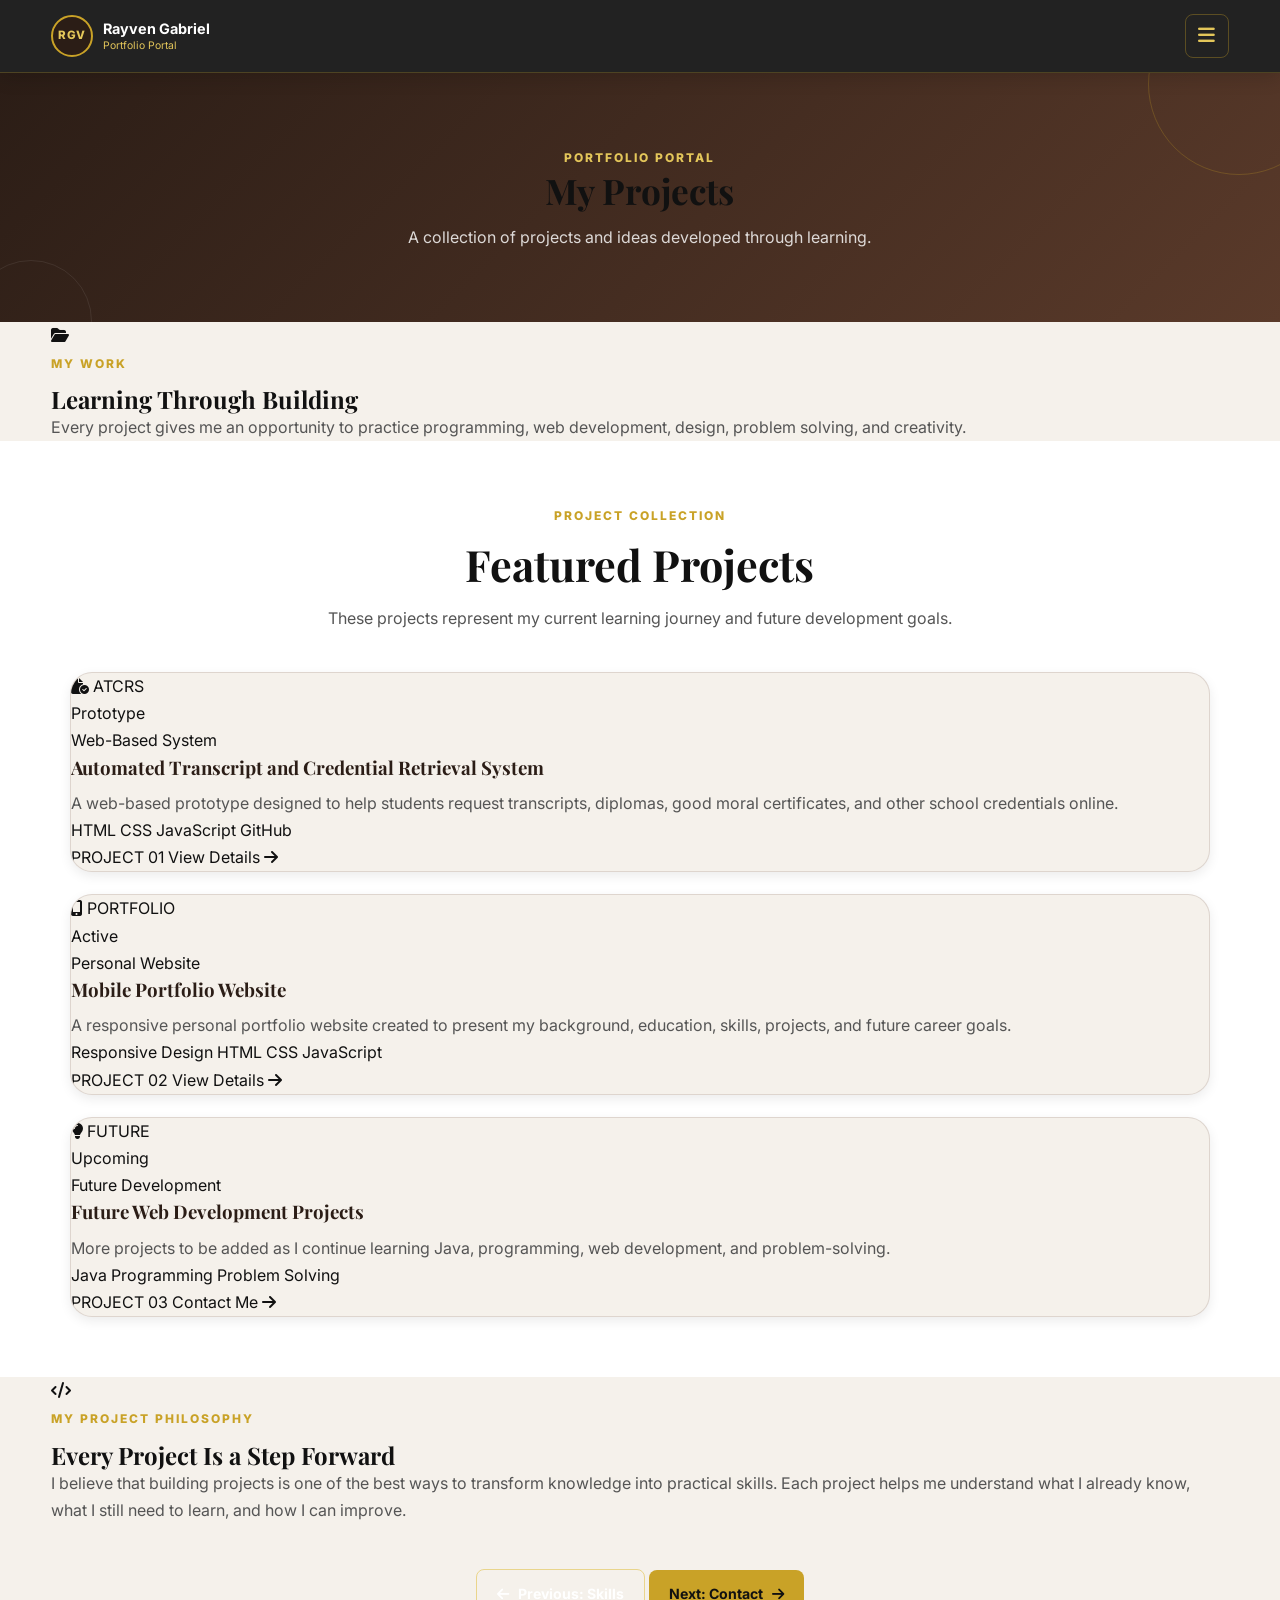
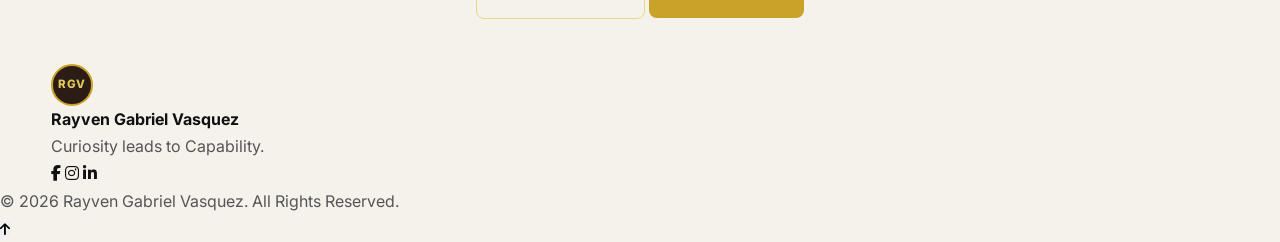
<file: projects.html>
<!DOCTYPE html>
<html lang="en">

<head>
    <meta charset="UTF-8">
    <meta name="viewport" content="width=device-width, initial-scale=1.0">

    <title>Projects | Rayven Gabriel Vasquez</title>

    <meta name="description"
        content="Projects created by Rayven Gabriel Vasquez while learning web development and software development.">

    <!-- Google Fonts -->
    <link rel="preconnect" href="https://fonts.googleapis.com">
    <link rel="preconnect" href="https://fonts.gstatic.com" crossorigin>

    <link href="https://fonts.googleapis.com/css2?family=Inter:wght@400;500;600;700;800&family=Playfair+Display:wght@600;700&display=swap"
        rel="stylesheet">

    <!-- Font Awesome -->
    <link rel="stylesheet"
        href="https://cdnjs.cloudflare.com/ajax/libs/font-awesome/6.7.2/css/all.min.css">

    <!-- Main CSS -->
    <link rel="stylesheet" href="style.css">
</head>

<body>

    <!-- ================= HEADER ================= -->

    <header class="site-header">

        <div class="header-container">

            <a href="index.html" class="brand">

                <span class="brand-mark">RGV</span>

                <span class="brand-text">
                    <strong>Rayven Gabriel</strong>
                    <small>Portfolio Portal</small>
                </span>

            </a>


            <!-- Mobile Menu Button -->

            <button class="menu-toggle"
                id="menuToggle"
                aria-label="Open navigation menu"
                aria-expanded="false">

                <i class="fa-solid fa-bars"></i>

            </button>


            <!-- Navigation -->

            <nav class="main-nav" id="navMenu">

                <a href="index.html">
                    <i class="fa-solid fa-house"></i>
                    <span>Home</span>
                </a>

                <a href="about.html">
                    <i class="fa-solid fa-user"></i>
                    <span>About</span>
                </a>

                <a href="education.html">
                    <i class="fa-solid fa-graduation-cap"></i>
                    <span>Education</span>
                </a>

                <a href="skills.html">
                    <i class="fa-solid fa-code"></i>
                    <span>Skills</span>
                </a>

                <a href="projects.html" class="active">
                    <i class="fa-solid fa-folder-open"></i>
                    <span>Projects</span>
                </a>

                <a href="contact.html">
                    <i class="fa-solid fa-envelope"></i>
                    <span>Contact</span>
                </a>

            </nav>

        </div>

    </header>


    <!-- ================= MAIN CONTENT ================= -->

    <main>

        <!-- Page Banner -->

        <section class="page-banner">

            <div class="section-container">

                <p class="section-label">
                    PORTFOLIO PORTAL
                </p>

                <h1>My Projects</h1>

                <p>
                    A collection of projects and ideas developed through learning.
                </p>

            </div>

        </section>


        <!-- Projects Introduction -->

        <section class="projects-intro-section">

            <div class="section-container">

                <div class="projects-intro-card">

                    <div class="projects-intro-icon">
                        <i class="fa-solid fa-folder-open"></i>
                    </div>

                    <div>

                        <p class="section-label">
                            MY WORK
                        </p>

                        <h2>
                            Learning Through Building
                        </h2>

                        <p>
                            Every project gives me an opportunity to practice
                            programming, web development, design, problem
                            solving, and creativity.
                        </p>

                    </div>

                </div>

            </div>

        </section>


        <!-- Projects Grid -->

        <section class="projects-section">

            <div class="section-container">

                <div class="section-heading">

                    <p class="section-label">
                        PROJECT COLLECTION
                    </p>

                    <h2>
                        Featured Projects
                    </h2>

                    <p>
                        These projects represent my current learning journey
                        and future development goals.
                    </p>

                </div>


                <div class="projects-grid">


                    <!-- PROJECT 1 -->

                    <article class="project-card featured-project">

                        <div class="project-image">

                            <div class="project-image-placeholder">

                                <i class="fa-solid fa-file-circle-check"></i>

                                <span>ATCRS</span>

                            </div>

                            <span class="project-status">
                                Prototype
                            </span>

                        </div>


                        <div class="project-content">

                            <span class="project-category">
                                Web-Based System
                            </span>

                            <h3>
                                Automated Transcript and Credential Retrieval System
                            </h3>

                            <p>
                                A web-based prototype designed to help students
                                request transcripts, diplomas, good moral
                                certificates, and other school credentials
                                online.
                            </p>


                            <div class="project-tags">

                                <span>HTML</span>
                                <span>CSS</span>
                                <span>JavaScript</span>
                                <span>GitHub</span>

                            </div>


                            <div class="project-footer">

                                <span class="project-number">
                                    PROJECT 01
                                </span>

                                <a href="#" class="project-link">
                                    View Details
                                    <i class="fa-solid fa-arrow-right"></i>
                                </a>

                            </div>

                        </div>

                    </article>


                    <!-- PROJECT 2 -->

                    <article class="project-card">

                        <div class="project-image">

                            <div class="project-image-placeholder">

                                <i class="fa-solid fa-mobile-screen-button"></i>

                                <span>PORTFOLIO</span>

                            </div>

                            <span class="project-status">
                                Active
                            </span>

                        </div>


                        <div class="project-content">

                            <span class="project-category">
                                Personal Website
                            </span>

                            <h3>
                                Mobile Portfolio Website
                            </h3>

                            <p>
                                A responsive personal portfolio website created
                                to present my background, education, skills,
                                projects, and future career goals.
                            </p>


                            <div class="project-tags">

                                <span>Responsive Design</span>
                                <span>HTML</span>
                                <span>CSS</span>
                                <span>JavaScript</span>

                            </div>


                            <div class="project-footer">

                                <span class="project-number">
                                    PROJECT 02
                                </span>

                                <a href="#" class="project-link">
                                    View Details
                                    <i class="fa-solid fa-arrow-right"></i>
                                </a>

                            </div>

                        </div>

                    </article>


                    <!-- PROJECT 3 -->

                    <article class="project-card">

                        <div class="project-image">

                            <div class="project-image-placeholder">

                                <i class="fa-solid fa-lightbulb"></i>

                                <span>FUTURE</span>

                            </div>

                            <span class="project-status upcoming">
                                Upcoming
                            </span>

                        </div>


                        <div class="project-content">

                            <span class="project-category">
                                Future Development
                            </span>

                            <h3>
                                Future Web Development Projects
                            </h3>

                            <p>
                                More projects to be added as I continue learning
                                Java, programming, web development, and
                                problem-solving.
                            </p>


                            <div class="project-tags">

                                <span>Java</span>
                                <span>Programming</span>
                                <span>Problem Solving</span>

                            </div>


                            <div class="project-footer">

                                <span class="project-number">
                                    PROJECT 03
                                </span>

                                <a href="contact.html" class="project-link">
                                    Contact Me
                                    <i class="fa-solid fa-arrow-right"></i>
                                </a>

                            </div>

                        </div>

                    </article>

                </div>

            </div>

        </section>


        <!-- Project Philosophy -->

        <section class="project-philosophy-section">

            <div class="section-container">

                <div class="project-philosophy-card">

                    <div class="philosophy-icon">
                        <i class="fa-solid fa-code"></i>
                    </div>

                    <div class="philosophy-content">

                        <p class="section-label">
                            MY PROJECT PHILOSOPHY
                        </p>

                        <h2>
                            Every Project Is a Step Forward
                        </h2>

                        <p>
                            I believe that building projects is one of the best
                            ways to transform knowledge into practical skills.
                            Each project helps me understand what I already
                            know, what I still need to learn, and how I can
                            improve.
                        </p>

                    </div>

                </div>

            </div>

        </section>


        <!-- Page Navigation -->

        <section class="page-action-section">

            <div class="section-container">

                <a href="skills.html" class="btn btn-outline">
                    <i class="fa-solid fa-arrow-left"></i>
                    Previous: Skills
                </a>

                <a href="contact.html" class="btn btn-primary">
                    Next: Contact
                    <i class="fa-solid fa-arrow-right"></i>
                </a>

            </div>

        </section>

    </main>


    <!-- ================= FOOTER ================= -->

    <footer class="site-footer">

        <div class="footer-container">

            <div class="footer-brand">

                <span class="brand-mark">RGV</span>

                <div>
                    <strong>Rayven Gabriel Vasquez</strong>
                    <p>Curiosity leads to Capability.</p>
                </div>

            </div>


            <div class="footer-socials">

                <a href="#" aria-label="Facebook">
                    <i class="fa-brands fa-facebook-f"></i>
                </a>

                <a href="#" aria-label="Instagram">
                    <i class="fa-brands fa-instagram"></i>
                </a>

                <a href="#" aria-label="LinkedIn">
                    <i class="fa-brands fa-linkedin-in"></i>
                </a>

            </div>

        </div>


        <div class="footer-bottom">

            <p>
                © <span id="currentYear"></span>
                Rayven Gabriel Vasquez. All Rights Reserved.
            </p>

        </div>

    </footer>


    <!-- Scroll to Top -->

    <button class="scroll-top"
        id="scrollTop"
        aria-label="Scroll to top">

        <i class="fa-solid fa-arrow-up"></i>

    </button>


    <!-- JavaScript -->

    <script src="script.js"></script>

</body>

                                                 </html>
</file>
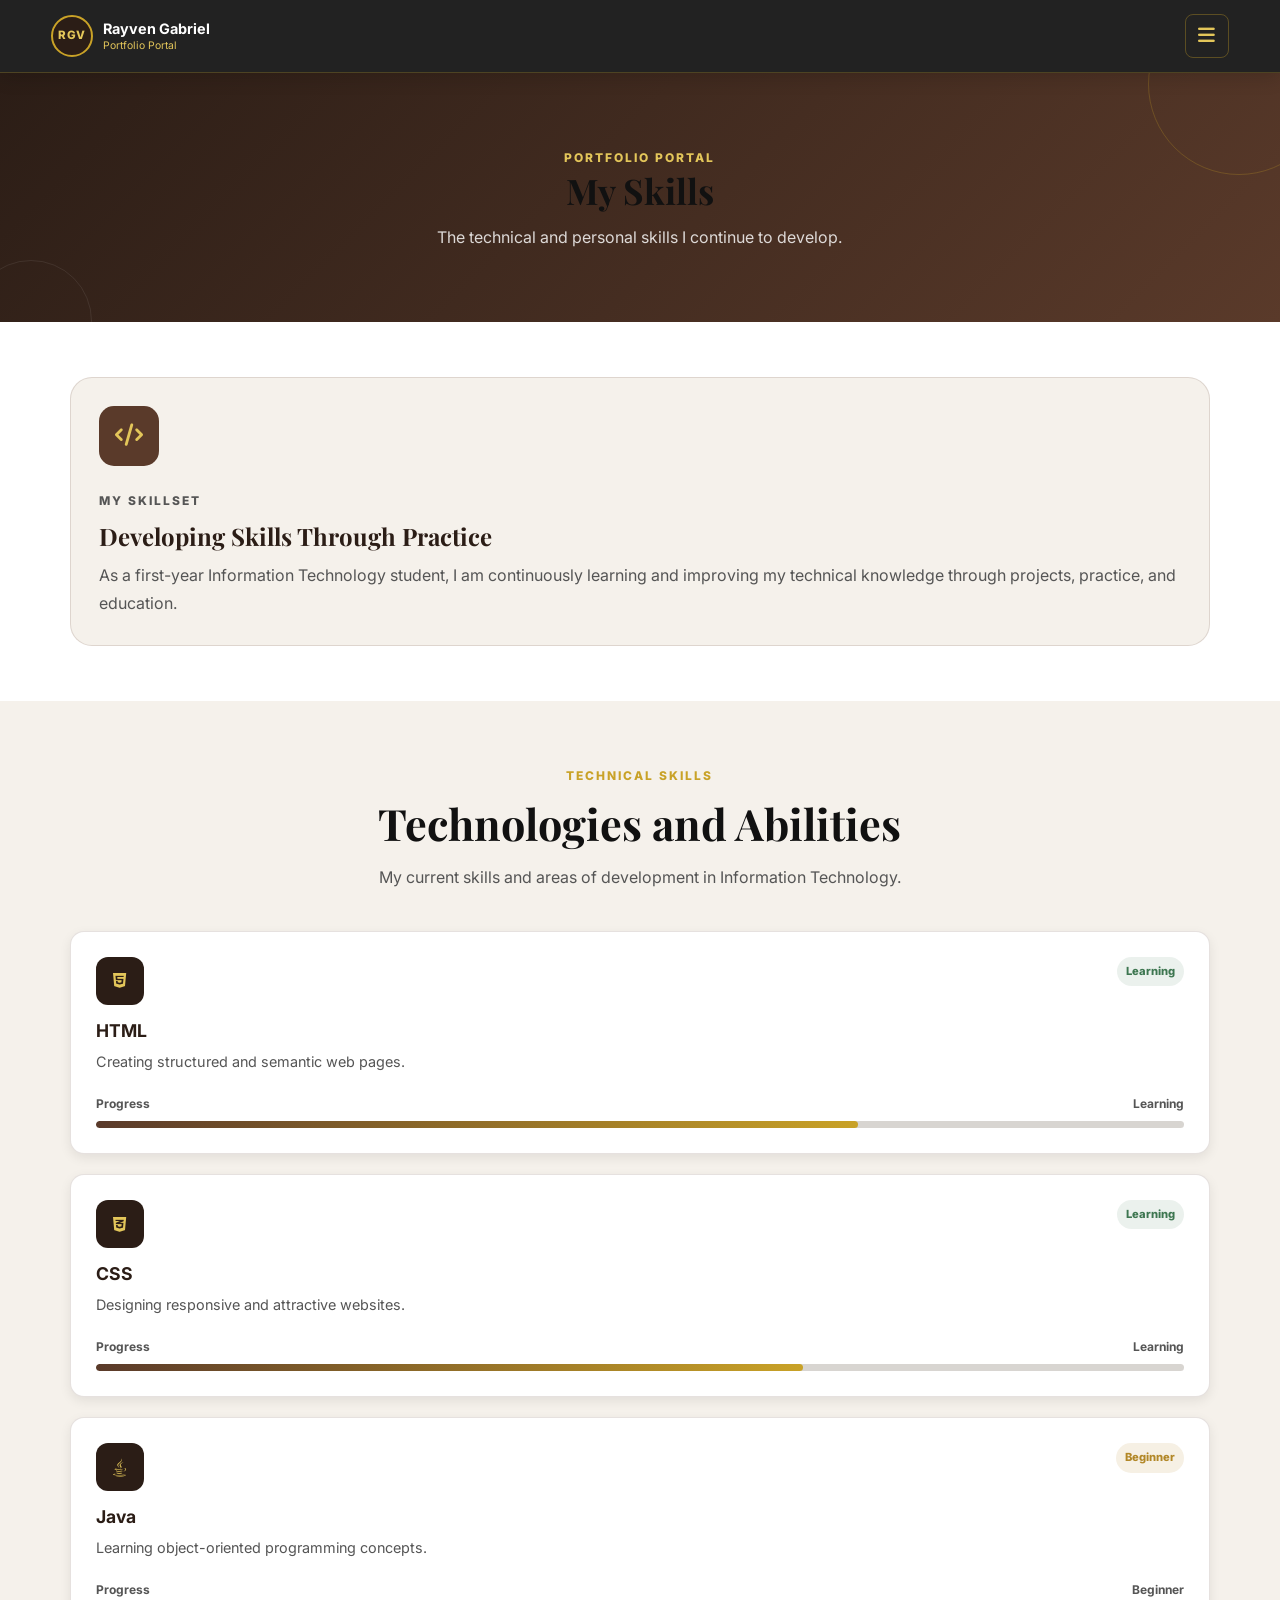
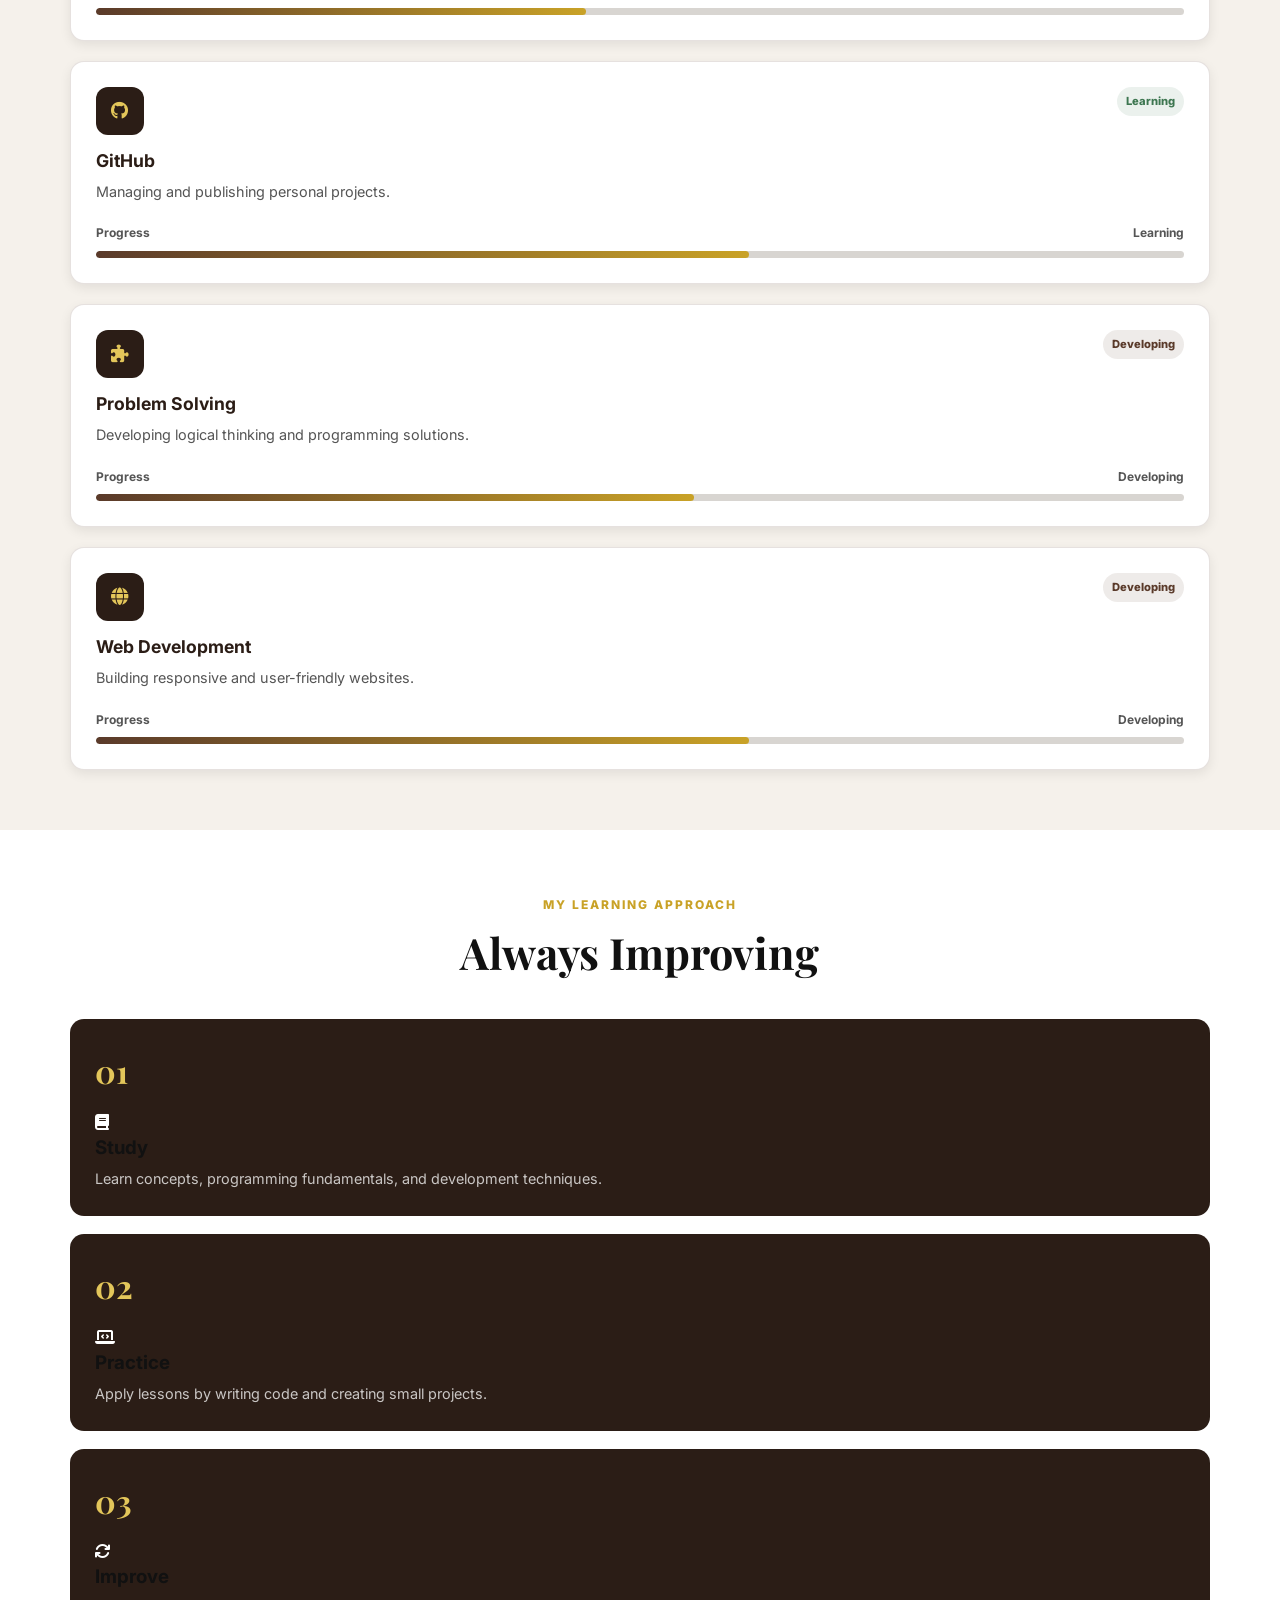
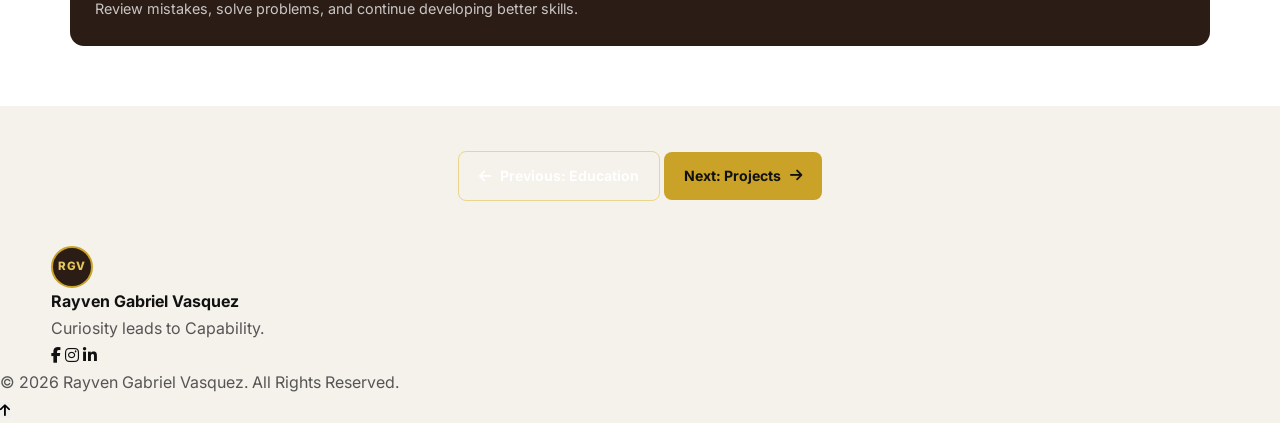
<file: skills.html>
<!DOCTYPE html>
<html lang="en">

<head>
    <meta charset="UTF-8">
    <meta name="viewport" content="width=device-width, initial-scale=1.0">

    <title>Skills | Rayven Gabriel Vasquez</title>

    <meta name="description"
        content="Technical and personal skills of Rayven Gabriel Vasquez.">

    <!-- Google Fonts -->
    <link rel="preconnect" href="https://fonts.googleapis.com">
    <link rel="preconnect" href="https://fonts.gstatic.com" crossorigin>

    <link href="https://fonts.googleapis.com/css2?family=Inter:wght@400;500;600;700;800&family=Playfair+Display:wght@600;700&display=swap"
        rel="stylesheet">

    <!-- Font Awesome -->
    <link rel="stylesheet"
        href="https://cdnjs.cloudflare.com/ajax/libs/font-awesome/6.7.2/css/all.min.css">

    <!-- Main CSS -->
    <link rel="stylesheet" href="style.css">
</head>

<body>

    <!-- ================= HEADER ================= -->

    <header class="site-header">

        <div class="header-container">

            <a href="index.html" class="brand">

                <span class="brand-mark">RGV</span>

                <span class="brand-text">
                    <strong>Rayven Gabriel</strong>
                    <small>Portfolio Portal</small>
                </span>

            </a>


            <!-- Mobile Menu Button -->

            <button class="menu-toggle"
                id="menuToggle"
                aria-label="Open navigation menu"
                aria-expanded="false">

                <i class="fa-solid fa-bars"></i>

            </button>


            <!-- Navigation -->

            <nav class="main-nav" id="navMenu">

                <a href="index.html">
                    <i class="fa-solid fa-house"></i>
                    <span>Home</span>
                </a>

                <a href="about.html">
                    <i class="fa-solid fa-user"></i>
                    <span>About</span>
                </a>

                <a href="education.html">
                    <i class="fa-solid fa-graduation-cap"></i>
                    <span>Education</span>
                </a>

                <a href="skills.html" class="active">
                    <i class="fa-solid fa-code"></i>
                    <span>Skills</span>
                </a>

                <a href="projects.html">
                    <i class="fa-solid fa-folder-open"></i>
                    <span>Projects</span>
                </a>

                <a href="contact.html">
                    <i class="fa-solid fa-envelope"></i>
                    <span>Contact</span>
                </a>

            </nav>

        </div>

    </header>


    <!-- ================= MAIN CONTENT ================= -->

    <main>

        <!-- Page Banner -->

        <section class="page-banner">

            <div class="section-container">

                <p class="section-label">
                    PORTFOLIO PORTAL
                </p>

                <h1>My Skills</h1>

                <p>
                    The technical and personal skills I continue to develop.
                </p>

            </div>

        </section>


        <!-- Skills Introduction -->

        <section class="skills-intro-section">

            <div class="section-container">

                <div class="skills-intro-card">

                    <div class="skills-intro-icon">
                        <i class="fa-solid fa-code"></i>
                    </div>

                    <div>

                        <p class="section-label">
                            MY SKILLSET
                        </p>

                        <h2>
                            Developing Skills Through Practice
                        </h2>

                        <p>
                            As a first-year Information Technology student,
                            I am continuously learning and improving my
                            technical knowledge through projects, practice,
                            and education.
                        </p>

                    </div>

                </div>

            </div>

        </section>


        <!-- Technical Skills -->

        <section class="skills-section">

            <div class="section-container">

                <div class="section-heading">

                    <p class="section-label">
                        TECHNICAL SKILLS
                    </p>

                    <h2>
                        Technologies and Abilities
                    </h2>

                    <p>
                        My current skills and areas of development in
                        Information Technology.
                    </p>

                </div>


                <div class="skills-grid">


                    <!-- HTML -->

                    <div class="skill-card">

                        <div class="skill-card-top">

                            <div class="skill-icon html-icon">
                                <i class="fa-brands fa-html5"></i>
                            </div>

                            <span class="skill-level">
                                Learning
                            </span>

                        </div>

                        <h3>HTML</h3>

                        <p>
                            Creating structured and semantic web pages.
                        </p>

                        <div class="skill-progress">

                            <div class="skill-progress-label">
                                <span>Progress</span>
                                <span>Learning</span>
                            </div>

                            <div class="progress-track">
                                <div class="progress-fill progress-html"></div>
                            </div>

                        </div>

                    </div>


                    <!-- CSS -->

                    <div class="skill-card">

                        <div class="skill-card-top">

                            <div class="skill-icon css-icon">
                                <i class="fa-brands fa-css3-alt"></i>
                            </div>

                            <span class="skill-level">
                                Learning
                            </span>

                        </div>

                        <h3>CSS</h3>

                        <p>
                            Designing responsive and attractive websites.
                        </p>

                        <div class="skill-progress">

                            <div class="skill-progress-label">
                                <span>Progress</span>
                                <span>Learning</span>
                            </div>

                            <div class="progress-track">
                                <div class="progress-fill progress-css"></div>
                            </div>

                        </div>

                    </div>


                    <!-- Java -->

                    <div class="skill-card">

                        <div class="skill-card-top">

                            <div class="skill-icon java-icon">
                                <i class="fa-brands fa-java"></i>
                            </div>

                            <span class="skill-level beginner">
                                Beginner
                            </span>

                        </div>

                        <h3>Java</h3>

                        <p>
                            Learning object-oriented programming concepts.
                        </p>

                        <div class="skill-progress">

                            <div class="skill-progress-label">
                                <span>Progress</span>
                                <span>Beginner</span>
                            </div>

                            <div class="progress-track">
                                <div class="progress-fill progress-java"></div>
                            </div>

                        </div>

                    </div>


                    <!-- GitHub -->

                    <div class="skill-card">

                        <div class="skill-card-top">

                            <div class="skill-icon github-icon">
                                <i class="fa-brands fa-github"></i>
                            </div>

                            <span class="skill-level">
                                Learning
                            </span>

                        </div>

                        <h3>GitHub</h3>

                        <p>
                            Managing and publishing personal projects.
                        </p>

                        <div class="skill-progress">

                            <div class="skill-progress-label">
                                <span>Progress</span>
                                <span>Learning</span>
                            </div>

                            <div class="progress-track">
                                <div class="progress-fill progress-github"></div>
                            </div>

                        </div>

                    </div>


                    <!-- Problem Solving -->

                    <div class="skill-card">

                        <div class="skill-card-top">

                            <div class="skill-icon problem-icon">
                                <i class="fa-solid fa-puzzle-piece"></i>
                            </div>

                            <span class="skill-level developing">
                                Developing
                            </span>

                        </div>

                        <h3>Problem Solving</h3>

                        <p>
                            Developing logical thinking and programming
                            solutions.
                        </p>

                        <div class="skill-progress">

                            <div class="skill-progress-label">
                                <span>Progress</span>
                                <span>Developing</span>
                            </div>

                            <div class="progress-track">
                                <div class="progress-fill progress-problem"></div>
                            </div>

                        </div>

                    </div>


                    <!-- Web Development -->

                    <div class="skill-card">

                        <div class="skill-card-top">

                            <div class="skill-icon web-icon">
                                <i class="fa-solid fa-globe"></i>
                            </div>

                            <span class="skill-level developing">
                                Developing
                            </span>

                        </div>

                        <h3>Web Development</h3>

                        <p>
                            Building responsive and user-friendly websites.
                        </p>

                        <div class="skill-progress">

                            <div class="skill-progress-label">
                                <span>Progress</span>
                                <span>Developing</span>
                            </div>

                            <div class="progress-track">
                                <div class="progress-fill progress-web"></div>
                            </div>

                        </div>

                    </div>

                </div>

            </div>

        </section>


        <!-- Learning Approach -->

        <section class="learning-section">

            <div class="section-container">

                <div class="section-heading">

                    <p class="section-label">
                        MY LEARNING APPROACH
                    </p>

                    <h2>
                        Always Improving
                    </h2>

                </div>


                <div class="learning-grid">


                    <div class="learning-card">

                        <div class="learning-number">
                            01
                        </div>

                        <i class="fa-solid fa-book"></i>

                        <h3>Study</h3>

                        <p>
                            Learn concepts, programming fundamentals,
                            and development techniques.
                        </p>

                    </div>


                    <div class="learning-card">

                        <div class="learning-number">
                            02
                        </div>

                        <i class="fa-solid fa-laptop-code"></i>

                        <h3>Practice</h3>

                        <p>
                            Apply lessons by writing code and creating
                            small projects.
                        </p>

                    </div>


                    <div class="learning-card">

                        <div class="learning-number">
                            03
                        </div>

                        <i class="fa-solid fa-arrows-rotate"></i>

                        <h3>Improve</h3>

                        <p>
                            Review mistakes, solve problems, and continue
                            developing better skills.
                        </p>

                    </div>

                </div>

            </div>

        </section>


        <!-- Page Navigation -->

        <section class="page-action-section">

            <div class="section-container">

                <a href="education.html" class="btn btn-outline">
                    <i class="fa-solid fa-arrow-left"></i>
                    Previous: Education
                </a>

                <a href="projects.html" class="btn btn-primary">
                    Next: Projects
                    <i class="fa-solid fa-arrow-right"></i>
                </a>

            </div>

        </section>

    </main>


    <!-- ================= FOOTER ================= -->

    <footer class="site-footer">

        <div class="footer-container">

            <div class="footer-brand">

                <span class="brand-mark">RGV</span>

                <div>
                    <strong>Rayven Gabriel Vasquez</strong>
                    <p>Curiosity leads to Capability.</p>
                </div>

            </div>


            <div class="footer-socials">

                <a href="#" aria-label="Facebook">
                    <i class="fa-brands fa-facebook-f"></i>
                </a>

                <a href="#" aria-label="Instagram">
                    <i class="fa-brands fa-instagram"></i>
                </a>

                <a href="#" aria-label="LinkedIn">
                    <i class="fa-brands fa-linkedin-in"></i>
                </a>

            </div>

        </div>


        <div class="footer-bottom">

            <p>
                © <span id="currentYear"></span>
                Rayven Gabriel Vasquez. All Rights Reserved.
            </p>

        </div>

    </footer>


    <!-- Scroll to Top -->

    <button class="scroll-top"
        id="scrollTop"
        aria-label="Scroll to top">

        <i class="fa-solid fa-arrow-up"></i>

    </button>


    <!-- JavaScript -->

    <script src="script.js"></script>

</body>

                          </html>
</file>
<file: style.css>
/* =========================================================
   RAYVEN GABRIEL VASQUEZ
   MOBILE PORTFOLIO PORTAL
   STYLE.CSS — PART 2A
   ========================================================= */


/* =========================================================
   1. ROOT VARIABLES
   ========================================================= */

:root {

    /* Main Colors */

    --brown-dark: #2b1d16;
    --brown: #5a3a2a;
    --brown-light: #7a523b;

    /* Gold */

    --gold: #c9a227;
    --gold-light: #e3c65a;

    /* Black */

    --black: #111111;
    --black-soft: #1b1b1b;

    /* Gray */

    --gray-dark: #555555;
    --gray: #888888;
    --gray-light: #d8d5d1;

    /* Light */

    --cream: #f5f1eb;
    --white: #ffffff;

    /* Status */

    --success: #3d7650;
    --warning: #b28727;

    /* Shadows */

    --shadow-small:
        0 4px 12px rgba(0, 0, 0, 0.08);

    --shadow:
        0 10px 30px rgba(0, 0, 0, 0.12);

    --shadow-large:
        0 20px 50px rgba(0, 0, 0, 0.18);

    /* Borders */

    --border:
        1px solid rgba(90, 58, 42, 0.15);

    /* Radius */

    --radius-small: 8px;
    --radius: 14px;
    --radius-large: 22px;

    /* Container */

    --container:
        1200px;

}


/* =========================================================
   2. RESET
   ========================================================= */

* {
    margin: 0;
    padding: 0;
    box-sizing: border-box;
}


html {
    scroll-behavior: smooth;
}


body {

    font-family:
        "Inter",
        Arial,
        sans-serif;

    background:
        var(--cream);

    color:
        var(--black);

    line-height:
        1.7;

    min-height:
        100vh;

    overflow-x:
        hidden;
}


img {
    max-width: 100%;
    display: block;
}


a {
    text-decoration: none;
    color: inherit;
}


button,
input,
textarea {
    font-family: inherit;
}


button {
    border: none;
}


ul,
ol {
    list-style: none;
}


/* =========================================================
   3. GLOBAL CONTAINER
   ========================================================= */

.section-container,
.header-container,
.footer-container {

    width:
        min(92%, var(--container));

    margin:
        0 auto;

}


/* =========================================================
   4. TYPOGRAPHY
   ========================================================= */

h1,
h2,
h3,
h4 {

    line-height:
        1.25;

    color:
        var(--black);

}


h1,
h2 {

    font-family:
        "Playfair Display",
        Georgia,
        serif;

}


p {
    color:
        var(--gray-dark);
}


/* =========================================================
   5. SECTION LABEL
   ========================================================= */

.section-label {

    display:
        inline-block;

    color:
        var(--gold);

    font-size:
        0.75rem;

    font-weight:
        800;

    letter-spacing:
        2px;

    text-transform:
        uppercase;

    margin-bottom:
        10px;

}


/* =========================================================
   6. SECTION HEADING
   ========================================================= */

.section-heading {

    text-align:
        center;

    max-width:
        720px;

    margin:
        0 auto 40px;

}


.section-heading h2 {

    font-size:
        clamp(1.8rem, 5vw, 2.7rem);

    margin-bottom:
        14px;

}


.section-heading > p:last-child {

    max-width:
        650px;

    margin:
        0 auto;

}


/* =========================================================
   7. SITE HEADER
   ========================================================= */

.site-header {

    position:
        sticky;

    top:
        0;

    z-index:
        1000;

    background:
        rgba(27, 27, 27, 0.97);

    border-bottom:
        1px solid rgba(201, 162, 39, 0.25);

    box-shadow:
        0 4px 18px rgba(0, 0, 0, 0.15);

}


.header-container {

    min-height:
        72px;

    display:
        flex;

    align-items:
        center;

    justify-content:
        space-between;

    gap:
        20px;

}


/* =========================================================
   8. BRAND
   ========================================================= */

.brand {

    display:
        flex;

    align-items:
        center;

    gap:
        10px;

    min-width:
        0;

}


.brand-mark {

    width:
        42px;

    height:
        42px;

    flex-shrink:
        0;

    display:
        flex;

    align-items:
        center;

    justify-content:
        center;

    border:
        2px solid var(--gold);

    border-radius:
        50%;

    background:
        var(--brown-dark);

    color:
        var(--gold-light);

    font-size:
        0.72rem;

    font-weight:
        800;

    letter-spacing:
        0.5px;

}


.brand-text {

    display:
        flex;

    flex-direction:
        column;

    line-height:
        1.2;

}


.brand-text strong {

    color:
        var(--white);

    font-size:
        0.9rem;

}


.brand-text small {

    color:
        var(--gold-light);

    font-size:
        0.65rem;

    margin-top:
        3px;

}


/* =========================================================
   9. MOBILE MENU BUTTON
   ========================================================= */

.menu-toggle {

    width:
        44px;

    height:
        44px;

    display:
        flex;

    align-items:
        center;

    justify-content:
        center;

    background:
        transparent;

    color:
        var(--gold-light);

    border:
        1px solid rgba(201, 162, 39, 0.35);

    border-radius:
        var(--radius-small);

    font-size:
        1.2rem;

    cursor:
        pointer;

    transition:
        0.25s ease;

}


.menu-toggle:hover {

    background:
        var(--brown);

    border-color:
        var(--gold);

}


/* =========================================================
   10. NAVIGATION
   ========================================================= */

.main-nav {

    position:
        absolute;

    top:
        72px;

    left:
        0;

    right:
        0;

    background:
        var(--black-soft);

    border-bottom:
        1px solid rgba(201, 162, 39, 0.25);

    display:
        none;

    flex-direction:
        column;

    padding:
        12px 4% 18px;

}


.main-nav.open {
    display:
        flex;
}


.main-nav a {

    display:
        flex;

    align-items:
        center;

    gap:
        12px;

    padding:
        13px 14px;

    color:
        #d7d2cd;

    font-size:
        0.88rem;

    font-weight:
        600;

    border-radius:
        var(--radius-small);

    transition:
        0.25s ease;

}


.main-nav a i {

    width:
        20px;

    text-align:
        center;

    color:
        var(--gold);

}


.main-nav a:hover,
.main-nav a.active {

    background:
        var(--brown);

    color:
        var(--white);

}


.main-nav a.active {

    box-shadow:
        inset 3px 0 0 var(--gold);

}


/* =========================================================
   11. HOME SECTION
   ========================================================= */

.home-section {

    position:
        relative;

    background:
        linear-gradient(
            135deg,
            var(--brown-dark),
            var(--brown)
        );

    color:
        var(--white);

    padding:
        70px 0 80px;

    overflow:
        hidden;

}


.home-section::before {

    content:
        "";

    position:
        absolute;

    width:
        220px;

    height:
        220px;

    border:
        1px solid rgba(227, 198, 90, 0.18);

    border-radius:
        50%;

    top:
        -90px;

    right:
        -70px;

}


.home-section::after {

    content:
        "";

    position:
        absolute;

    width:
        150px;

    height:
        150px;

    border:
        1px solid rgba(227, 198, 90, 0.15);

    border-radius:
        50%;

    bottom:
        -70px;

    left:
        -50px;

}


.home-container {

    width:
        min(92%, var(--container));

    margin:
        0 auto;

    display:
        flex;

    flex-direction:
        column-reverse;

    gap:
        45px;

    position:
        relative;

    z-index:
        1;

}


.home-content {

    text-align:
        center;

}


.welcome-text {

    color:
        var(--gold-light);

    font-size:
        0.72rem;

    font-weight:
        800;

    letter-spacing:
        2px;

    margin-bottom:
        12px;

}


.home-content h1 {

    color:
        var(--white);

    font-size:
        clamp(2rem, 8vw, 4rem);

    margin-bottom:
        15px;

}


.home-content h1 span {

    color:
        var(--gold-light);

}


.home-content h2 {

    color:
        #eee8e1;

    font-family:
        "Inter",
        sans-serif;

    font-size:
        clamp(0.95rem, 3vw, 1.2rem);

    font-weight:
        600;

    margin-bottom:
        18px;

}


.home-description {

    max-width:
        620px;

    margin:
        0 auto 22px;

    color:
        #ddd5ce;

}


.motto-box {

    max-width:
        430px;

    margin:
        0 auto 20px;

    padding:
        15px 20px;

    border-left:
        3px solid var(--gold);

    background:
        rgba(0, 0, 0, 0.18);

    border-radius:
        0 var(--radius-small) var(--radius-small) 0;

}


.motto-box i {

    color:
        var(--gold-light);

    margin-right:
        8px;

}


.motto-box p {

    display:
        inline;

    color:
        var(--white);

    font-family:
        "Playfair Display",
        Georgia,
        serif;

    font-size:
        1rem;

}


.career-text {

    color:
        #eee8e1;

    font-weight:
        600;

    margin-bottom:
        28px;

}


.career-text i {

    color:
        var(--gold-light);

    margin-right:
        7px;

}


/* =========================================================
   12. HOME BUTTONS
   ========================================================= */

.home-buttons {

    display:
        flex;

    flex-direction:
        column;

    align-items:
        stretch;

    gap:
        12px;

}


.btn {

    min-height:
        48px;

    display:
        inline-flex;

    align-items:
        center;

    justify-content:
        center;

    gap:
        9px;

    padding:
        12px 20px;

    border-radius:
        var(--radius-small);

    font-size:
        0.88rem;

    font-weight:
        700;

    cursor:
        pointer;

    transition:
        transform 0.25s ease,
        background 0.25s ease,
        color 0.25s ease,
        border-color 0.25s ease;

}


.btn:hover {

    transform:
        translateY(-2px);

}


.btn-primary {

    background:
        var(--gold);

    color:
        var(--black);

}


.btn-primary:hover {

    background:
        var(--gold-light);

}


.btn-outline {

    background:
        transparent;

    color:
        var(--white);

    border:
        1px solid rgba(227, 198, 90, 0.65);

}


.btn-outline:hover {

    background:
        var(--gold);

    color:
        var(--black);

    border-color:
        var(--gold);

}


/* =========================================================
   13. HOME PROFILE IMAGE
   ========================================================= */

.home-image-wrapper {

    position:
        relative;

    width:
        min(100%, 300px);

    margin:
        0 auto;

    display:
        flex;

    flex-direction:
        column;

    align-items:
        center;

}


.profile-image-box {

    position:
        relative;

    width:
        230px;

    height:
        230px;

    padding:
        7px;

    border:
        2px solid var(--gold);

    border-radius:
        50%;

    background:
        rgba(255, 255, 255, 0.08);

    box-shadow:
        0 0 0 10px rgba(201, 162, 39, 0.08),
        var(--shadow-large);

    z-index:
        2;

}


.profile-image-box img {

    width:
        100%;

    height:
        100%;

    object-fit:
        cover;

    border-radius:
        50%;

}


.image-decoration {

    position:
        absolute;

    border:
        1px solid rgba(227, 198, 90, 0.45);

    border-radius:
        50%;

}


.decoration-one {

    width:
        250px;

    height:
        250px;

}


.decoration-two {

    width:
        280px;

    height:
        280px;

}


.profile-label {

    position:
        relative;

    z-index:
        3;

    margin-top:
        -4px;

    padding:
        8px 15px;

    background:
        var(--black-soft);

    border:
        1px solid rgba(201, 162, 39, 0.4);

    border-radius:
        30px;

    box-shadow:
        var(--shadow);

}


.profile-label i {

    color:
        var(--gold);

    margin-right:
        6px;

}


.profile-label span {

    color:
        var(--white);

    font-size:
        0.7rem;

    font-weight:
        600;

}


/* =========================================================
   14. PORTAL SECTION
   ========================================================= */

.portal-section {

    padding:
        75px 0;

    background:
        var(--cream);

}


.portal-grid {

    display:
        grid;

    grid-template-columns:
        1fr;

    gap:
        16px;

}


.portal-card {

    position:
        relative;

    display:
        flex;

    align-items:
        center;

    gap:
        15px;

    padding:
        20px;

    background:
        var(--white);

    border:
        var(--border);

    border-radius:
        var(--radius);

    box-shadow:
        var(--shadow-small);

    overflow:
        hidden;

    transition:
        transform 0.25s ease,
        box-shadow 0.25s ease,
        border-color 0.25s ease;

}


.portal-card::before {

    content:
        "";

    position:
        absolute;

    left:
        0;

    top:
        0;

    bottom:
        0;

    width:
        4px;

    background:
        var(--gold);

    transform:
        scaleY(0);

    transform-origin:
        bottom;

    transition:
        0.25s ease;

}


.portal-card:hover {

    transform:
        translateY(-5px);

    border-color:
        rgba(201, 162, 39, 0.45);

    box-shadow:
        var(--shadow);

}


.portal-card:hover::before {

    transform:
        scaleY(1);

}


.portal-icon {

    width:
        52px;

    height:
        52px;

    flex-shrink:
        0;

    display:
        flex;

    align-items:
        center;

    justify-content:
        center;

    background:
        var(--brown-dark);

    color:
        var(--gold-light);

    border-radius:
        var(--radius-small);

    font-size:
        1.1rem;

}


.portal-card-content {

    flex:
        1;

}


.card-number {

    display:
        block;

    color:
        var(--gold);

    font-size:
        0.65rem;

    font-weight:
        800;

    letter-spacing:
        1px;

    margin-bottom:
        2px;

}


.portal-card h3 {

    font-size:
        1.05rem;

    margin-bottom:
        5px;

}


.portal-card p {

    font-size:
        0.78rem;

    line-height:
        1.5;

}


.portal-arrow {

    color:
        var(--gold);

    font-size:
        0.9rem;

}


/* =========================================================
   15. QUICK INFORMATION
   ========================================================= */

.quick-info-section {

    padding:
        0 0 75px;

    background:
        var(--cream);

}


.quick-info-grid {

    display:
        grid;

    grid-template-columns:
        1fr;

    gap:
        12px;

}


.quick-info-card {

    display:
        flex;

    align-items:
        center;

    gap:
        14px;

    padding:
        18px;

    background:
        var(--brown-dark);

    border:
        1px solid rgba(201, 162, 39, 0.25);

    border-radius:
        var(--radius);

}


.quick-info-card > i {

    color:
        var(--gold-light);

    font-size:
        1.2rem;

}


.quick-info-card span {

    display:
        block;

    color:
        #bcb3ac;

    font-size:
        0.7rem;

}


.quick-info-card strong {

    display:
        block;

    color:
        var(--white);

    font-size:
        0.83rem;

   }
/* =========================================================
   PART 2B — INNER PAGE STYLES
   ABOUT • EDUCATION • SKILLS
   ========================================================= */


/* =========================================================
   PAGE BANNER
   ========================================================= */

.page-banner {
    background: linear-gradient(
        135deg,
        var(--brown-dark),
        var(--brown)
    );
    color: var(--white);
    padding: 70px 20px;
    text-align: center;
    position: relative;
    overflow: hidden;
}

.page-banner::before {
    content: "";
    position: absolute;
    width: 180px;
    height: 180px;
    border: 1px solid rgba(201, 162, 39, .25);
    border-radius: 50%;
    top: -80px;
    right: -50px;
}

.page-banner::after {
    content: "";
    position: absolute;
    width: 120px;
    height: 120px;
    border: 1px solid rgba(255, 255, 255, .08);
    border-radius: 50%;
    bottom: -60px;
    left: -30px;
}

.page-banner .section-label {
    color: var(--gold-light);
}

.page-banner h1 {
    font-family: "Playfair Display", serif;
    font-size: 2.2rem;
    line-height: 1.2;
    margin-bottom: 12px;
    position: relative;
    z-index: 1;
}

.page-banner p {
    max-width: 650px;
    margin: 0 auto;
    color: rgba(255, 255, 255, .82);
    line-height: 1.7;
    position: relative;
    z-index: 1;
}


/* =========================================================
   ABOUT PAGE
   ========================================================= */

.about-section {
    padding: 60px 20px;
    background: var(--white);
}

.about-layout {
    display: grid;
    gap: 35px;
}

.about-profile-card {
    background: var(--cream);
    border: var(--border);
    border-radius: var(--radius-large);
    padding: 25px;
    text-align: center;
    box-shadow: var(--shadow-small);
}

.about-image-wrapper {
    width: 180px;
    height: 180px;
    margin: 0 auto 20px;
    border-radius: 50%;
    padding: 6px;
    background: linear-gradient(
        135deg,
        var(--gold),
        var(--brown)
    );
}

.about-image-wrapper img {
    width: 100%;
    height: 100%;
    object-fit: cover;
    border-radius: 50%;
    display: block;
    border: 4px solid var(--white);
}

.about-profile-card h2 {
    font-family: "Playfair Display", serif;
    color: var(--brown-dark);
    font-size: 1.5rem;
    margin-bottom: 7px;
}

.about-profile-card p {
    color: var(--gray-dark);
    font-size: .95rem;
}

.about-content h2 {
    font-family: "Playfair Display", serif;
    color: var(--brown-dark);
    font-size: 1.8rem;
    margin-bottom: 18px;
}

.about-content p {
    color: var(--gray-dark);
    line-height: 1.8;
    margin-bottom: 16px;
}

.motto-card {
    margin-top: 25px;
    padding: 22px;
    border-left: 4px solid var(--gold);
    background: var(--cream);
    border-radius: 0 var(--radius) var(--radius) 0;
}

.motto-card span {
    display: block;
    color: var(--gold);
    font-size: .8rem;
    font-weight: 800;
    letter-spacing: 1.5px;
    text-transform: uppercase;
    margin-bottom: 7px;
}

.motto-card strong {
    font-family: "Playfair Display", serif;
    color: var(--brown-dark);
    font-size: 1.2rem;
}


/* =========================================================
   VISION SECTION
   ========================================================= */

.vision-section {
    padding: 60px 20px;
    background: var(--cream);
}

.vision-grid {
    display: grid;
    gap: 20px;
}

.vision-card {
    background: var(--white);
    padding: 28px 22px;
    border-radius: var(--radius);
    border: var(--border);
    box-shadow: var(--shadow-small);
    transition: transform .3s ease, box-shadow .3s ease;
}

.vision-card:hover {
    transform: translateY(-5px);
    box-shadow: var(--shadow);
}

.vision-icon {
    width: 52px;
    height: 52px;
    border-radius: 12px;
    background: var(--brown);
    color: var(--gold-light);
    display: flex;
    align-items: center;
    justify-content: center;
    font-size: 1.2rem;
    margin-bottom: 18px;
}

.vision-card h3 {
    color: var(--brown-dark);
    margin-bottom: 10px;
    font-size: 1.15rem;
}

.vision-card p {
    color: var(--gray-dark);
    line-height: 1.7;
    font-size: .94rem;
}


/* =========================================================
   VALUES / MINDSET SECTION
   ========================================================= */

.values-section {
    padding: 60px 20px;
    background: var(--white);
}

.values-grid {
    display: grid;
    gap: 18px;
}

.value-card {
    position: relative;
    padding: 25px;
    background: var(--brown-dark);
    color: var(--white);
    border-radius: var(--radius);
    overflow: hidden;
    min-height: 150px;
}

.value-card::after {
    content: "";
    position: absolute;
    width: 90px;
    height: 90px;
    border: 1px solid rgba(201, 162, 39, .25);
    border-radius: 50%;
    right: -25px;
    bottom: -35px;
}

.value-number {
    color: var(--gold-light);
    font-size: .8rem;
    font-weight: 800;
    letter-spacing: 1px;
    margin-bottom: 15px;
}

.value-card h3 {
    margin-bottom: 8px;
    font-size: 1.1rem;
}

.value-card p {
    color: rgba(255, 255, 255, .75);
    font-size: .9rem;
    line-height: 1.6;
    position: relative;
    z-index: 1;
}


/* =========================================================
   PAGE ACTION SECTION
   ========================================================= */

.page-action-section {
    padding: 45px 20px;
    text-align: center;
    background: var(--cream);
}

.page-action-section p {
    color: var(--gray-dark);
    margin-bottom: 20px;
    line-height: 1.7;
}


/* =========================================================
   EDUCATION PAGE
   ========================================================= */

.education-intro-section {
    padding: 55px 20px;
    background: var(--white);
}

.education-intro-card {
    display: flex;
    flex-direction: column;
    gap: 20px;
    padding: 28px;
    background: var(--cream);
    border-radius: var(--radius-large);
    border: var(--border);
}

.education-intro-icon {
    width: 60px;
    height: 60px;
    flex-shrink: 0;
    border-radius: 15px;
    background: var(--brown);
    color: var(--gold-light);
    display: flex;
    align-items: center;
    justify-content: center;
    font-size: 1.4rem;
}

.education-intro-card h2 {
    color: var(--brown-dark);
    font-family: "Playfair Display", serif;
    margin-bottom: 10px;
}

.education-intro-card p {
    color: var(--gray-dark);
    line-height: 1.75;
}


/* =========================================================
   EDUCATION TIMELINE
   ========================================================= */

.education-section {
    padding: 60px 20px;
    background: var(--cream);
}

.education-timeline {
    position: relative;
    display: grid;
    gap: 25px;
}

.education-item {
    position: relative;
    display: grid;
    grid-template-columns: 1fr;
    gap: 15px;
}

.timeline-marker {
    display: none;
}

.education-card {
    background: var(--white);
    border-radius: var(--radius);
    border: var(--border);
    padding: 25px;
    box-shadow: var(--shadow-small);
    transition: transform .3s ease, box-shadow .3s ease;
}

.education-card:hover {
    transform: translateY(-4px);
    box-shadow: var(--shadow);
}

.education-card-top {
    display: flex;
    flex-direction: column;
    gap: 10px;
    margin-bottom: 15px;
}

.education-year {
    display: inline-flex;
    width: fit-content;
    padding: 6px 12px;
    border-radius: 20px;
    background: var(--brown-dark);
    color: var(--gold-light);
    font-size: .78rem;
    font-weight: 800;
}

.education-status {
    display: inline-flex;
    width: fit-content;
    padding: 5px 10px;
    border-radius: 20px;
    background: var(--gray-light);
    color: var(--gray-dark);
    font-size: .75rem;
    font-weight: 700;
}

.education-status.current {
    background: rgba(61, 118, 80, .12);
    color: var(--success);
}

.education-card h3 {
    color: var(--brown-dark);
    font-family: "Playfair Display", serif;
    font-size: 1.25rem;
    margin-bottom: 7px;
}

.education-level {
    color: var(--brown-light);
    font-weight: 700;
    font-size: .9rem;
    margin-bottom: 10px;
}

.education-card p {
    color: var(--gray-dark);
    font-size: .92rem;
    line-height: 1.7;
}


/* =========================================================
   EDUCATION GOALS
   ========================================================= */

.education-goals-section {
    padding: 60px 20px;
    background: var(--white);
}

.education-goals-grid {
    display: grid;
    gap: 20px;
}

.education-goal-card {
    padding: 25px;
    background: var(--cream);
    border: var(--border);
    border-radius: var(--radius);
}

.goal-icon {
    width: 48px;
    height: 48px;
    background: var(--brown);
    color: var(--gold-light);
    border-radius: 12px;
    display: flex;
    align-items: center;
    justify-content: center;
    margin-bottom: 16px;
}

.education-goal-card h3 {
    color: var(--brown-dark);
    margin-bottom: 9px;
}

.education-goal-card p {
    color: var(--gray-dark);
    line-height: 1.7;
    font-size: .92rem;
}


/* =========================================================
   SKILLS PAGE
   ========================================================= */

.skills-intro-section {
    padding: 55px 20px;
    background: var(--white);
}

.skills-intro-card {
    display: flex;
    flex-direction: column;
    gap: 20px;
    background: var(--cream);
    border: var(--border);
    border-radius: var(--radius-large);
    padding: 28px;
}

.skills-intro-icon {
    width: 60px;
    height: 60px;
    border-radius: 15px;
    background: var(--brown);
    color: var(--gold-light);
    display: flex;
    align-items: center;
    justify-content: center;
    font-size: 1.4rem;
}

.skills-intro-card h2 {
    color: var(--brown-dark);
    font-family: "Playfair Display", serif;
    margin-bottom: 10px;
}

.skills-intro-card p {
    color: var(--gray-dark);
    line-height: 1.75;
}


/* =========================================================
   SKILLS GRID
   ========================================================= */

.skills-section {
    padding: 60px 20px;
    background: var(--cream);
}

.skills-grid {
    display: grid;
    gap: 20px;
}

.skill-card {
    background: var(--white);
    border: var(--border);
    border-radius: var(--radius);
    padding: 25px;
    box-shadow: var(--shadow-small);
    transition: transform .3s ease, box-shadow .3s ease;
}

.skill-card:hover {
    transform: translateY(-4px);
    box-shadow: var(--shadow);
}

.skill-card-top {
    display: flex;
    align-items: flex-start;
    justify-content: space-between;
    gap: 15px;
    margin-bottom: 15px;
}

.skill-icon {
    width: 48px;
    height: 48px;
    border-radius: 12px;
    background: var(--brown-dark);
    color: var(--gold-light);
    display: flex;
    align-items: center;
    justify-content: center;
    font-size: 1.1rem;
}

.skill-level {
    padding: 5px 9px;
    border-radius: 20px;
    background: rgba(61, 118, 80, .1);
    color: var(--success);
    font-size: .7rem;
    font-weight: 800;
}

.skill-level.beginner {
    background: rgba(178, 135, 39, .12);
    color: var(--warning);
}

.skill-level.developing {
    background: rgba(90, 58, 42, .1);
    color: var(--brown);
}

.skill-card h3 {
    color: var(--brown-dark);
    margin-bottom: 8px;
    font-size: 1.1rem;
}

.skill-card p {
    color: var(--gray-dark);
    font-size: .9rem;
    line-height: 1.65;
    margin-bottom: 20px;
}


/* =========================================================
   SKILL PROGRESS
   ========================================================= */

.skill-progress {
    margin-top: 10px;
}

.skill-progress-label {
    display: flex;
    justify-content: space-between;
    align-items: center;
    margin-bottom: 7px;
    font-size: .75rem;
    color: var(--gray-dark);
    font-weight: 700;
}

.progress-track {
    width: 100%;
    height: 7px;
    background: var(--gray-light);
    border-radius: 20px;
    overflow: hidden;
}

.progress-fill {
    height: 100%;
    border-radius: 20px;
    background: linear-gradient(
        90deg,
        var(--brown),
        var(--gold)
    );
}

.progress-html {
    width: 70%;
}

.progress-css {
    width: 65%;
}

.progress-java {
    width: 45%;
}

.progress-github {
    width: 60%;
}

.progress-problem {
    width: 55%;
}

.progress-web {
    width: 60%;
}


/* =========================================================
   LEARNING APPROACH
   ========================================================= */

.learning-section {
    padding: 60px 20px;
    background: var(--white);
}

.learning-grid {
    display: grid;
    gap: 18px;
}

.learning-card {
    position: relative;
    padding: 25px;
    background: var(--brown-dark);
    border-radius: var(--radius);
    color: var(--white);
    overflow: hidden;
}

.learning-number {
    color: var(--gold-light);
    font-family: "Playfair Display", serif;
    font-size: 2rem;
    font-weight: 700;
    margin-bottom: 10px;
}

.learning-card h3 {
    margin-bottom: 8px;
}

.learning-card p {
    color: rgba(255, 255, 255, .75);
    font-size: .9rem;
    line-height: 1.65;
}


/* =========================================================
   END OF PART 2B
   ========================================================= */
/* =========================================================
   PART 2C — PROJECTS • CONTACT • FOOTER
   ========================================================= */


/* =========================================================
   PROJECTS PAGE
   ========================================================= */

.projects-section {
    padding: 60px 20px;
    background: var(--white);
}

.projects-grid {
    display: grid;
    gap: 22px;
}

.project-card {
    background: var(--cream);
    border: var(--border);
    border-radius: var(--radius-large);
    overflow: hidden;
    box-shadow: var(--shadow-small);
    transition: transform .3s ease, box-shadow .3s ease;
}

.project-card:hover {
    transform: translateY(-6px);
    box-shadow: var(--shadow);
}

.project-top {
    background: var(--brown-dark);
    padding: 28px;
    position: relative;
    overflow: hidden;
}

.project-top::after {
    content: "";
    position: absolute;
    width: 110px;
    height: 110px;
    border: 1px solid rgba(201, 162, 39, .25);
    border-radius: 50%;
    right: -30px;
    top: -40px;
}

.project-icon {
    width: 58px;
    height: 58px;
    border-radius: 15px;
    background: var(--gold);
    color: var(--brown-dark);
    display: flex;
    align-items: center;
    justify-content: center;
    font-size: 1.35rem;
    position: relative;
    z-index: 1;
}

.project-card-content {
    padding: 25px;
}

.project-card h2,
.project-card h3 {
    color: var(--brown-dark);
    font-family: "Playfair Display", serif;
    line-height: 1.35;
    margin-bottom: 10px;
}

.project-card h2 {
    font-size: 1.3
   /* =========================================================
   PROJECTS PAGE — CONTINUED
   ========================================================= */

.project-card h3 {
    font-size: 1.25rem;
}

.project-card p {
    color: var(--gray-dark);
    line-height: 1.7;
    font-size: .92rem;
    margin-bottom: 18px;
}

.project-tags {
    display: flex;
    flex-wrap: wrap;
    gap: 8px;
    margin-bottom: 20px;
}

.project-tag {
    display: inline-flex;
    align-items: center;
    padding: 6px 10px;
    border-radius: 20px;
    background: var(--white);
    border: 1px solid rgba(90, 58, 42, .15);
    color: var(--brown);
    font-size: .72rem;
    font-weight: 700;
}

.project-link {
    display: inline-flex;
    align-items: center;
    gap: 8px;
    color: var(--brown-dark);
    font-size: .85rem;
    font-weight: 800;
    text-decoration: none;
    transition: color .2s ease;
}

.project-link:hover {
    color: var(--gold);
}

.project-link i {
    transition: transform .2s ease;
}

.project-link:hover i {
    transform: translateX(4px);
}


/* =========================================================
   PROJECT PHILOSOPHY
   ========================================================= */

.project-philosophy-section {
    padding: 60px 20px;
    background: var(--cream);
}

.project-philosophy-card {
    background: var(--brown-dark);
    color: var(--white);
    border-radius: var(--radius-large);
    padding: 35px 25px;
    text-align: center;
    position: relative;
    overflow: hidden;
}

.project-philosophy-card::before {
    content: "";
    position: absolute;
    width: 160px;
    height: 160px;
    border: 1px solid rgba(201, 162, 39, .2);
    border-radius: 50%;
    top: -80px;
    right: -50px;
}

.project-philosophy-card::after {
    content: "";
    position: absolute;
    width: 120px;
    height: 120px;
    border: 1px solid rgba(255, 255, 255, .07);
    border-radius: 50%;
    bottom: -60px;
    left: -35px;
}

.project-philosophy-card .section-label {
    color: var(--gold-light);
}

.project-philosophy-card h2 {
    font-family: "Playfair Display", serif;
    font-size: 1.7rem;
    margin-bottom: 15px;
    position: relative;
    z-index: 1;
}

.project-philosophy-card p {
    max-width: 700px;
    margin: 0 auto;
    color: rgba(255, 255, 255, .78);
    line-height: 1.8;
    position: relative;
    z-index: 1;
}


/* =========================================================
   CONTACT PAGE
   ========================================================= */

.contact-section {
    padding: 60px 20px;
    background: var(--white);
}

.contact-layout {
    display: grid;
    gap: 30px;
}


/* =========================================================
   CONTACT INFORMATION
   ========================================================= */

.contact-info {
    background: var(--brown-dark);
    color: var(--white);
    border-radius: var(--radius-large);
    padding: 30px 25px;
    position: relative;
    overflow: hidden;
}

.contact-info::before {
    content: "";
    position: absolute;
    width: 180px;
    height: 180px;
    border: 1px solid rgba(201, 162, 39, .2);
    border-radius: 50%;
    top: -100px;
    right: -60px;
}

.contact-info .section-label {
    color: var(--gold-light);
}

.contact-info h2 {
    font-family: "Playfair Display", serif;
    font-size: 1.8rem;
    margin-bottom: 15px;
    position: relative;
    z-index: 1;
}

.contact-info > p {
    color: rgba(255, 255, 255, .75);
    line-height: 1.7;
    margin-bottom: 25px;
    position: relative;
    z-index: 1;
}

.contact-details {
    display: grid;
    gap: 15px;
}

.contact-detail {
    display: flex;
    align-items: flex-start;
    gap: 13px;
}

.contact-detail-icon {
    width: 42px;
    height: 42px;
    flex-shrink: 0;
    border-radius: 10px;
    background: rgba(201, 162, 39, .15);
    color: var(--gold-light);
    display: flex;
    align-items: center;
    justify-content: center;
}

.contact-detail-text strong {
    display: block;
    font-size: .8rem;
    color: var(--gold-light);
    margin-bottom: 3px;
}

.contact-detail-text span {
    color: rgba(255, 255, 255, .82);
    font-size: .88rem;
    line-height: 1.5;
}


/* =========================================================
   MESSAGE FORM
   ========================================================= */

.contact-form-wrapper {
    background: var(--cream);
    border: var(--border);
    border-radius: var(--radius-large);
    padding: 30px 25px;
}

.contact-form-wrapper h2 {
    font-family: "Playfair Display", serif;
    color: var(--brown-dark);
    font-size: 1.7rem;
    margin-bottom: 8px;
}

.contact-form-wrapper > p {
    color: var(--gray-dark);
    font-size: .9rem;
    line-height: 1.6;
    margin-bottom: 25px;
}

.message-form {
    display: grid;
    gap: 17px;
}

.form-group {
    display: grid;
    gap: 7px;
}

.form-group label {
    color: var(--brown-dark);
    font-size: .82rem;
    font-weight: 800;
}

.form-group input,
.form-group textarea,
.form-group select {
    width: 100%;
    border: 1px solid var(--gray-light);
    border-radius: var(--radius-small);
    background: var(--white);
    color: var(--black);
    font-family: inherit;
    font-size: .9rem;
    padding: 12px 13px;
    outline: none;
    transition:
        border-color .2s ease,
        box-shadow .2s ease;
}

.form-group input {
    min-height: 46px;
}

.form-group textarea {
    min-height: 145px;
    resize: vertical;
}

.form-group input:focus,
.form-group textarea:focus,
.form-group select:focus {
    border-color: var(--gold);
    box-shadow: 0 0 0 3px rgba(201, 162, 39, .12);
}

.form-group input::placeholder,
.form-group textarea::placeholder {
    color: var(--gray);
}

.form-submit {
    margin-top: 5px;
}

.form-status {
    min-height: 20px;
    font-size: .85rem;
    line-height: 1.5;
    font-weight: 700;
}

.form-status.success {
    color: var(--success);
}

.form-status.error {
    color: #9b3d32;
}


/* =========================================================
   SOCIAL MEDIA SECTION
   ========================================================= */

.social-section {
    padding: 55px 20px;
    background: var(--cream);
}

.social-heading {
    text-align: center;
    margin-bottom: 28px;
}

.social-heading h2 {
    font-family: "Playfair Display", serif;
    color: var(--brown-dark);
    font-size: 1.7rem;
    margin-bottom: 8px;
}

.social-heading p {
    color: var(--gray-dark);
    font-size: .9rem;
}

.social-grid {
    display: grid;
    gap: 15px;
}

.social-card {
    display: flex;
    align-items: center;
    gap: 15px;
    padding: 20px;
    background: var(--white);
    border: var(--border);
    border-radius: var(--radius);
    color: var(--brown-dark);
    text-decoration: none;
    box-shadow: var(--shadow-small);
    transition:
        transform .25s ease,
        box-shadow .25s ease;
}

.social-card:hover {
    transform: translateY(-4px);
    box-shadow: var(--shadow);
}

.social-icon {
    width: 48px;
    height: 48px;
    flex-shrink: 0;
    border-radius: 12px;
    background: var(--brown-dark);
    color: var(--gold-light);
    display: flex;
    align-items: center;
    justify-content: center;
    font-size: 1.15rem;
}

.social-card strong {
    display: block;
    margin-bottom: 3px;
    font-size: .95rem;
}

.social-card span {
    display: block;
    color: var(--gray-dark);
    font-size: .78rem;
}


/* =========================================================
   FOOTER
   ========================================================= */

.site-footer {
    background: var(--black);
    color: var(--white);
    padding: 45px 20px 25px;
}

.footer-container {
    max-width: var(--container);
    margin: 0 auto;
}

.footer-main {
    display: grid;
    gap: 30px;
    padding-bottom: 30px;
}

.footer-brand {
    text-align: center;
}

.footer-brand-mark {
    width: 55px;
    height: 55px;
    margin: 0 auto 15px;
    border-radius: 50%;
    border: 2px solid var(--gold);
    background: var(--brown-dark);
    color: var(--gold-light);
    display: flex;
    align-items: center;
    justify-content: center;
    font-weight: 900;
    letter-spacing: .5px;
}

.footer-brand h3 {
    font-family: "Playfair Display", serif;
    font-size: 1.3rem;
    margin-bottom: 8px;
}

.footer-brand p {
    color: rgba(255, 255, 255, .65);
    font-size: .85rem;
    line-height: 1.6;
}

.footer-motto {
    color: var(--gold-light) !important;
    font-weight: 700;
    margin-top: 8px;
}

.footer-links {
    text-align: center;
}

.footer-links h4 {
    color: var(--gold-light);
    margin-bottom: 15px;
    font-size: .9rem;
    text-transform: uppercase;
    letter-spacing: 1px;
}

.footer-links ul {
    list-style: none;
    display: grid;
    gap: 9px;
}

.footer-links a {
    color: rgba(255, 255, 255, .68);
    text-decoration: none;
    font-size: .85rem;
    transition: color .2s ease;
}

.footer-links a:hover {
    color: var(--gold-light);
}

.footer-social {
    text-align: center;
}

.footer-social h4 {
    color: var(--gold-light);
    margin-bottom: 15px;
    font-size: .9rem;
    text-transform: uppercase;
    letter-spacing: 1px;
}

.footer-social-links {
    display: flex;
    justify-content: center;
    gap: 10px;
}

.footer-social-links a {
    width: 40px;
    height: 40px;
    border: 1px solid rgba(255, 255, 255, .15);
    border-radius: 50%;
    display: flex;
    align-items: center;
    justify-content: center;
    color: var(--white);
    text-decoration: none;
    transition:
        background .2s ease,
        border-color .2s ease,
        color .2s ease;
}

.footer-social-links a:hover {
    background: var(--gold);
    border-color: var(--gold);
    color: var(--brown-dark);
}

.footer-bottom {
    border-top: 1px solid rgba(255, 255, 255, .1);
    padding-top: 20px;
    text-align: center;
}

.footer-bottom p {
    color: rgba(255, 255, 255, .5);
    font-size: .78rem;
    line-height: 1.6;
}

.footer-bottom strong {
    color: var(--gold-light);
}


/* =========================================================
   SCROLL TO TOP BUTTON
   ========================================================= */

.scroll-top {
    position: fixed;
    right: 18px;
    bottom: 18px;
    width: 45px;
    height: 45px;
    border: none;
    border-radius: 50%;
    background: var(--brown-dark);
    color: var(--gold-light);
    display: flex;
    align-items: center;
    justify-content: center;
    font-size: 1rem;
    cursor: pointer;
    opacity: 0;
    visibility: hidden;
    transform: translateY(15px);
    transition:
        opacity .25s ease,
        visibility .25s ease,
        transform .25s ease,
        background .25s ease;
    box-shadow: var(--shadow);
    z-index: 999;
}

.scroll-top.show {
    opacity: 1;
    visibility: visible;
    transform: translateY(0);
}

.scroll-top:hover {
    background: var(--gold);
    color: var(--brown-dark);
}


/* =========================================================
   END OF PART 2C
   ========================================================= */

/* =========================================================
   PART 2D — RESPONSIVE DESIGN
   MOBILE → TABLET → DESKTOP → LARGE SCREEN
   ========================================================= */


/* =========================================================
   SMALL TABLETS / LARGE PHONES
   576px AND ABOVE
   ========================================================= */

@media (min-width: 576px) {

    /* ---------- GLOBAL ---------- */

    .container,
    .home-container {
        width: min(92%, var(--container));
        margin: 0 auto;
    }


    /* ---------- HEADER ---------- */

    .header-container {
        width: min(92%, var(--container));
    }


    /* ---------- HOME ---------- */

    .home-section {
        padding: 80px 20px;
    }

    .home-content h1 {
        font-size: 2.7rem;
    }

    .home-content h2 {
        font-size: 1.25rem;
    }

    .home-description {
        max-width: 620px;
    }

    .home-buttons {
        display: flex;
        flex-wrap: wrap;
        gap: 12px;
    }

    .home-buttons .btn {
        width: auto;
    }


    /* ---------- PORTAL ---------- */

    .portal-grid {
        grid-template-columns: repeat(2, 1fr);
    }

    .quick-info-grid {
        grid-template-columns: repeat(2, 1fr);
    }


    /* ---------- PAGE BANNER ---------- */

    .page-banner {
        padding: 85px 20px;
    }

    .page-banner h1 {
        font-size: 2.6rem;
    }


    /* ---------- ABOUT ---------- */

    .about-profile-card {
        padding: 30px;
    }

    .about-image-wrapper {
        width: 200px;
        height: 200px;
    }

    .vision-grid {
        grid-template-columns: repeat(2, 1fr);
    }

    .values-grid {
        grid-template-columns: repeat(2, 1fr);
    }


    /* ---------- EDUCATION ---------- */

    .education-goals-grid {
        grid-template-columns: repeat(2, 1fr);
    }


    /* ---------- SKILLS ---------- */

    .skills-grid {
        grid-template-columns: repeat(2, 1fr);
    }

    .learning-grid {
        grid-template-columns: repeat(2, 1fr);
    }


    /* ---------- PROJECTS ---------- */

    .projects-grid {
        grid-template-columns: repeat(2, 1fr);
    }


    /* ---------- CONTACT ---------- */

    .social-grid {
        grid-template-columns: repeat(2, 1fr);
    }


    /* ---------- FOOTER ---------- */

    .footer-main {
        grid-template-columns: 1.5fr 1fr;
    }

    .footer-brand {
        text-align: left;
    }

    .footer-brand-mark {
        margin-left: 0;
    }

    .footer-links {
        text-align: left;
    }

    .footer-social {
        grid-column: 1 / -1;
        text-align: left;
    }

    .footer-social-links {
        justify-content: flex-start;
    }
}


/* =========================================================
   TABLETS
   768px AND ABOVE
   ========================================================= */

@media (min-width: 768px) {

    /* ---------- HEADER ---------- */

    .site-header {
        padding: 0 25px;
    }

    .header-container {
        min-height: 78px;
    }

    .menu-toggle {
        display: none;
    }

    .main-nav {
        display: flex;
        position: static;
        width: auto;
        background: transparent;
        box-shadow: none;
        padding: 0;
        gap: 5px;
    }

    .main-nav a {
        border: none;
        padding: 10px 12px;
        font-size: .82rem;
    }


    /* ---------- HOME ---------- */

    .home-section {
        min-height: calc(100vh - 78px);
        display: flex;
        align-items: center;
    }

    .home-container {
        grid-template-columns: 1.2fr .8fr;
        align-items: center;
        gap: 50px;
    }

    .home-content {
        text-align: left;
    }

    .home-content h1 {
        font-size: 3.2rem;
    }

    .home-content h2 {
        font-size: 1.35rem;
    }

    .welcome-text {
        justify-content: flex-start;
    }

    .motto-box {
        margin-left: 0;
        margin-right: 0;
    }

    .home-image-wrapper {
        display: flex;
        justify-content: center;
    }

    .profile-image-box {
        width: 300px;
        height: 300px;
    }

    .profile-label {
        right: 0;
        bottom: 20px;
    }


    /* ---------- PORTAL ---------- */

    .portal-section,
    .quick-info-section {
        padding: 80px 20px;
    }

    .portal-grid {
        grid-template-columns: repeat(3, 1fr);
    }

    .quick-info-grid {
        grid-template-columns: repeat(3, 1fr);
    }


    /* ---------- PAGE BANNER ---------- */

    .page-banner {
        padding: 100px 25px;
    }

    .page-banner h1 {
        font-size: 3rem;
    }

    .page-banner p {
        font-size: 1rem;
    }


    /* ---------- ABOUT ---------- */

    .about-section {
        padding: 80px 20px;
    }

    .about-layout {
        grid-template-columns: .75fr 1.25fr;
        align-items: center;
        gap: 50px;
    }

    .about-profile-card {
        padding: 35px 25px;
    }

    .about-image-wrapper {
        width: 220px;
        height: 220px;
    }

    .about-content h2 {
        font-size: 2.1rem;
    }

    .vision-section,
    .values-section {
        padding: 80px 20px;
    }

    .vision-grid {
        grid-template-columns: repeat(3, 1fr);
    }

    .values-grid {
        grid-template-columns: repeat(3, 1fr);
    }


    /* ---------- EDUCATION ---------- */

    .education-intro-section {
        padding: 75px 20px;
    }

    .education-intro-card {
        flex-direction: row;
        align-items: flex-start;
        padding: 35px;
    }

    .education-section {
        padding: 80px 20px;
    }

    .education-timeline {
        gap: 35px;
    }

    .education-item {
        grid-template-columns: 70px 1fr;
        gap: 20px;
    }

    .timeline-marker {
        display: flex;
        width: 50px;
        height: 50px;
        margin: 5px auto 0;
        border-radius: 50%;
        background: var(--brown-dark);
        color: var(--gold-light);
        align-items: center;
        justify-content: center;
        font-size: 1rem;
        position: relative;
        z-index: 2;
        border: 4px solid var(--cream);
        box-shadow: 0 0 0 1px rgba(90, 58, 42, .2);
    }

    .education-timeline::before {
        content: "";
        position: absolute;
        top: 25px;
        bottom: 25px;
        left: 35px;
        width: 2px;
        background: rgba(90, 58, 42, .18);
    }

    .education-card-top {
        flex-direction: row;
        align-items: center;
        justify-content: space-between;
    }

    .education-goals-section {
        padding: 80px 20px;
    }


    /* ---------- SKILLS ---------- */

    .skills-intro-section {
        padding: 75px 20px;
    }

    .skills-intro-card {
        flex-direction: row;
        align-items: flex-start;
        padding: 35px;
    }

    .skills-section {
        padding: 80px 20px;
    }

    .skills-grid {
        grid-template-columns: repeat(3, 1fr);
    }

    .learning-section {
        padding: 80px 20px;
    }

    .learning-grid {
        grid-template-columns: repeat(3, 1fr);
    }


    /* ---------- PROJECTS ---------- */

    .projects-section {
        padding: 80px 20px;
    }

    .projects-grid {
        grid-template-columns: repeat(2, 1fr);
    }

    .project-philosophy-section {
        padding: 80px 20px;
    }


    /* ---------- CONTACT ---------- */

    .contact-section {
        padding: 80px 20px;
    }

    .contact-layout {
        grid-template-columns: .85fr 1.15fr;
        align-items: stretch;
        gap: 35px;
    }

    .contact-info,
    .contact-form-wrapper {
        padding: 35px;
    }

    .social-section {
        padding: 70px 20px;
    }

    .social-grid {
        grid-template-columns: repeat(3, 1fr);
    }


    /* ---------- FOOTER ---------- */

    .site-footer {
        padding: 60px 25px 25px;
    }

    .footer-main {
        grid-template-columns: 1.5fr 1fr 1fr;
        gap: 45px;
    }

    .footer-social {
        grid-column: auto;
        text-align: left;
    }

    .footer-social-links {
        justify-content: flex-start;
    }
}


/* =========================================================
   LAPTOP / DESKTOP
   1024px AND ABOVE
   ========================================================= */

@media (min-width: 1024px) {

    /* ---------- GLOBAL ---------- */

    .section-heading {
        font-size: 2.3rem;
    }


    /* ---------- HEADER ---------- */

    .site-header {
        padding: 0 30px;
    }

    .header-container {
        width: min(90%, var(--container));
    }

    .brand-text strong {
        font-size: 1.05rem;
    }


    /* ---------- HOME ---------- */

    .home-section {
        padding: 100px 30px;
    }

    .home-container {
        width: min(90%, var(--container));
        grid-template-columns: 1.15fr .85fr;
        gap: 80px;
    }

    .home-content h1 {
        font-size: 4rem;
    }

    .home-content h2 {
        font-size: 1.45rem;
    }

    .home-description {
        font-size: 1rem;
    }

    .profile-image-box {
        width: 350px;
        height: 350px;
    }


    /* ---------- PORTAL ---------- */

    .portal-section,
    .quick-info-section {
        padding: 100px 30px;
    }

    .portal-grid {
        gap: 25px;
    }

    .portal-card {
        min-height: 245px;
    }


    /* ---------- INNER PAGES ---------- */

    .about-section,
    .vision-section,
    .values-section,
    .education-intro-section,
    .education-section,
    .education-goals-section,
    .skills-intro-section,
    .skills-section,
    .learning-section,
    .projects-section,
    .project-philosophy-section,
    .contact-section,
    .social-section {
        padding-left: 30px;
        padding-right: 30px;
    }


    /* ---------- ABOUT ---------- */

    .about-layout {
        grid-template-columns: .7fr 1.3fr;
        gap: 75px;
    }

    .about-image-wrapper {
        width: 250px;
        height: 250px;
    }

    .about-profile-card {
        padding: 40px 30px;
    }


    /* ---------- EDUCATION ---------- */

    .education-item {
        grid-template-columns: 80px 1fr;
        gap: 30px;
    }

    .timeline-marker {
        width: 55px;
        height: 55px;
    }

    .education-timeline::before {
        left: 40px;
    }

    .education-card {
        padding: 30px;
    }


    /* ---------- SKILLS ---------- */

    .skills-grid {
        grid-template-columns: repeat(3, 1fr);
        gap: 25px;
    }

    .skill-card {
        padding: 28px;
    }


    /* ---------- PROJECTS ---------- */

    .projects-grid {
        grid-template-columns: repeat(3, 1fr);
        gap: 25px;
    }

    .project-card-content {
        padding: 28px;
    }


    /* ---------- CONTACT ---------- */

    .contact-layout {
        gap: 50px;
    }

    .contact-info,
    .contact-form-wrapper {
        padding: 40px;
    }
}


/* =========================================================
   LARGE DESKTOP
   1280px AND ABOVE
   ========================================================= */

@media (min-width: 1280px) {

    .header-container,
    .home-container,
    .container {
        width: min(88%, 1280px);
    }

    .home-content h1 {
        font-size: 4.5rem;
    }

    .home-container {
        gap: 100px;
    }

    .profile-image-box {
        width: 390px;
        height: 390px;
    }

    .portal-grid {
        grid-template-columns: repeat(3, 1fr);
    }

    .portal-card {
        padding: 32px;
    }

    .section-heading {
        font-size: 2.5rem;
    }
}


/* =========================================================
   VERY LARGE SCREENS / TV
   1600px AND ABOVE
   ========================================================= */

@media (min-width: 1600px) {

    html {
        font-size: 18px;
    }

    .header-container,
    .home-container,
    .container {
        width: min(86%, 1450px);
    }

    .site-header {
        min-height: 88px;
    }

    .home-section {
        min-height: calc(100vh - 88px);
    }

    .home-container {
        gap: 130px;
    }

    .home-content h1 {
        font-size: 5rem;
    }

    .home-content h2 {
        font-size: 1.6rem;
    }

    .profile-image-box {
        width: 430px;
        height: 430px;
    }

    .page-banner {
        padding: 120px 30px;
    }

    .page-banner h1 {
        font-size: 3.5rem;
    }

    .portal-card {
        min-height: 270px;
        padding: 35px;
    }

    .projects-grid,
    .skills-grid {
        gap: 30px;
    }
}


/* =========================================================
   EXTRA LARGE TV / WIDE DISPLAY
   1920px AND ABOVE
   ========================================================= */

@media (min-width: 1920px) {

    html {
        font-size: 20px;
    }

    .header-container,
    .home-container,
    .container {
        width: min(84%, 1550px);
    }

    .home-content h1 {
        font-size: 5.5rem;
    }

    .home-description {
        max-width: 750px;
    }

    .profile-image-box {
        width: 470px;
        height: 470px;
    }

    .portal-grid {
        gap: 35px;
    }

    .portal-card {
        min-height: 300px;
    }
}


/* =========================================================
   ACCESSIBILITY
   ========================================================= */

@media (prefers-reduced-motion: reduce) {

    *,
    *::before,
    *::after {
        scroll-behavior: auto !important;
        transition: none !important;
        animation: none !important;
    }
}


/* =========================================================
   SMALL PHONE SAFETY
   ========================================================= */

@media (max-width: 360px) {

    .site-header {
        padding: 0 12px;
    }

    .brand-text strong {
        font-size: .85rem;
    }

    .brand-text span {
        font-size: .65rem;
    }

    .brand-mark {
        width: 38px;
        height: 38px;
        font-size: .72rem;
    }

    .home-section {
        padding: 60px 15px;
    }

    .home-content h1 {
        font-size: 2.2rem;
    }

    .home-content h2 {
        font-size: 1rem;
    }

    .portal-section,
    .quick-info-section {
        padding: 55px 15px;
    }

    .page-banner {
        padding: 60px 15px;
    }

    .page-banner h1 {
        font-size: 2rem;
    }

    .about-section,
    .vision-section,
    .values-section,
    .education-section,
    .skills-section,
    .projects-section,
    .contact-section {
        padding-left: 15px;
        padding-right: 15px;
    }

    .profile-image-box {
        width: 230px;
        height: 230px;
    }

    .project-card-content,
    .skill-card,
    .education-card {
        padding: 20px;
    }
}


/* =========================================================
   END OF STYLE.CSS
   ========================================================= */
</file>
